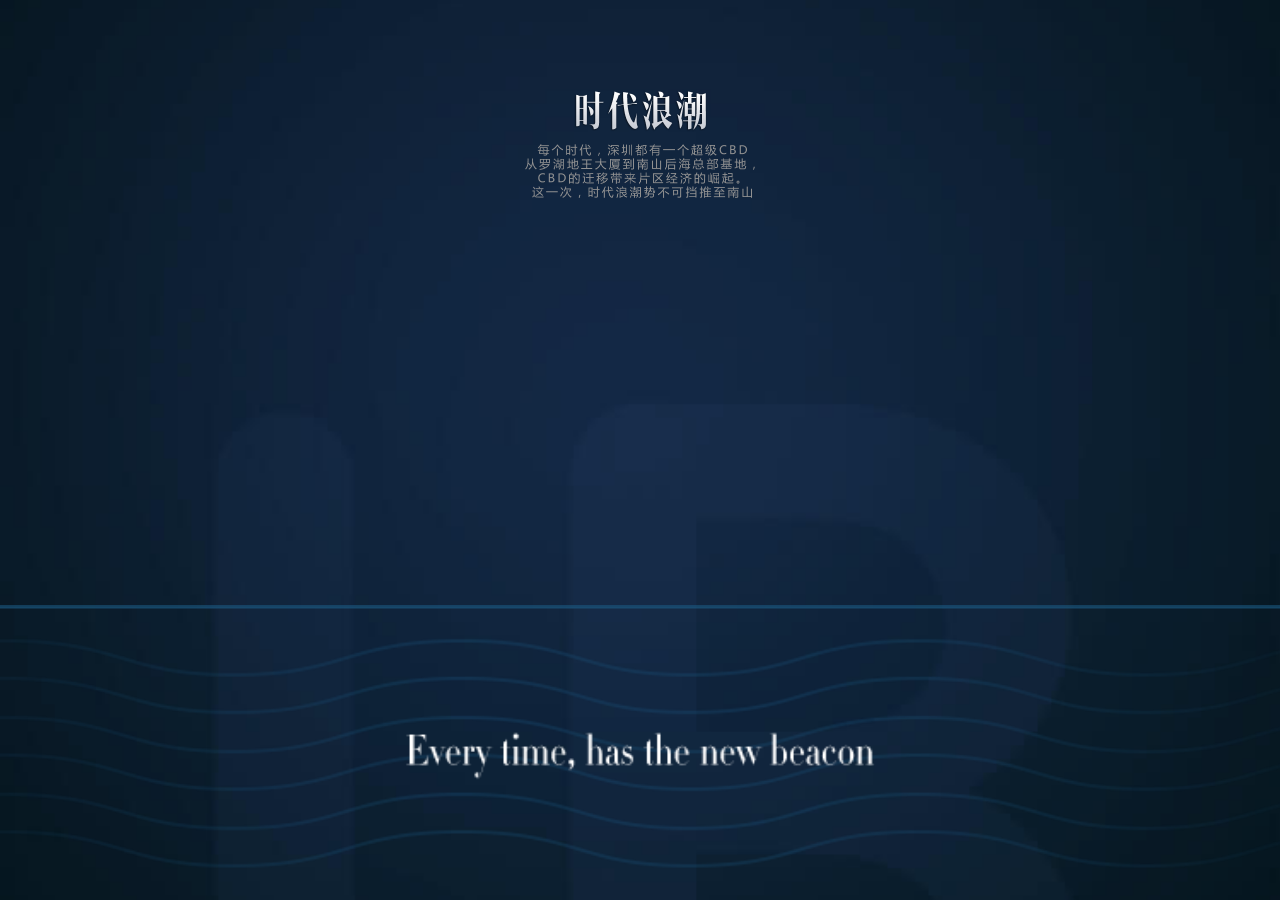
<file: index.html>
﻿<!DOCTYPE html>
<html>
<head>
<meta charset="utf-8">
<meta content="width=device-width,initial-scale=1.0,maximum-scale=1.0,minimum-scale=1.0,user-scalable=no" name="viewport" />

<link rel="stylesheet" type="text/css" href="css/3rd.css">
<link rel="stylesheet" type="text/css" href="css/reset.css">
<link rel="stylesheet" type="text/css" href="css/animate.css">

<meta property="og:type" content="website" />
<meta property="og:title" content="2018中合银，后海CBD全新起航">
<meta property="og:description" content="工程金融专家和领导者">
<meta property="og:image" content="http://test.szqzsd.com/lbh5/image/84.jpg">
<meta property="og:url" content="http://test.szqzsd.com/lbh5/index.html">
<script src="http://res.wx.qq.com/open/js/jweixin-1.2.0.js"></script>
				

<script src="js/base.js"></script>
<script src="js/index.js"></script>
<script>
	$(document).ready(function(){
		
		getShareInfo();
		function getShareInfo(){
			var url = window.location.href;
			$.post("http://wx.csc-ad.cn/tools/WxJsSdk.php",{"url":url},function(data){
				wx.config({
					debug: false,
					appId:data.appId,
					timestamp:data.timestamp,
					nonceStr:data.nonceStr,
					signature:data.signature,
					jsApiList: ["onMenuShareAppMessage", "onMenuShareTimeline"] // 必填，需要使用的JS接口列表，所有JS接口列表见附录2
				});
			},"json");
			
			
		}


		wx.config({
			debug: false, // 开启调试模式,调用的所有api的返回值会在客户端alert出来，若要查看传入的参数，可以在pc端打开，参数信息会通过log打出，仅在pc端时才会打印。
			appId: 'wx8f17451c010557e1', // 必填，公众号的唯一标识
			timestamp: Date.parse(new Date()), // 必填，生成签名的时间戳
			nonceStr: "pXL4pJSLO6olAQDj", // 必填，生成签名的随机串
			signature: "6f4a890c619285309e3b856f9bcbeed131612420",// 必填，签名，见附录1
			jsApiList: ["onMenuShareAppMessage", "onMenuShareTimeline"] // 必填，需要使用的JS接口列表，所有JS接口列表见附录2
		});
		wx.ready(function () {
		
			wx.onMenuShareAppMessage({
				title: "2018中合银，后海CBD全新起航",
				desc: '工程金融专家和领导者',
				//link: window.location.href,
				imgUrl: "http://test.szqzsd.com/lbh5/image/84.jpg",
				success:function(){
					
				}
			});
			wx.onMenuShareTimeline({
				title: "2018中合银，后海CBD全新起航",
				link: window.location.href,
				imgUrl: "http://test.szqzsd.com/lbh5/image/84.jpg"
			});
		});
		

	})
</script>
<style>
	html,body{
		height:100%;
		overflow:hidden;
		background:#000;
	}
	.swiper-container {
		width: 100%;
		height: 100%;
		color:#fff;
	}
</style>

<title>2018中合银，后海CBD全新起航</title>
</head>

<body>
	<style>
		.share_div{width:0px;height:0px;overflow:hidden;}
    </style>
	<div class="share_div"><img src="image/84.jpg"  /></div>
    
    <div class="swiper-container">
        <div class="swiper-wrapper">
            <div class="swiper-slide">
            	<div class="bg" style="background-image:url(image/01.jpg)"></div>
                
                <div class="img z1 align_center" style="top:10%;left:0;width:100%;">
                    <p class="mb10 a-time05" data-ani="fadeIn"><img src="image/02.png" alt="" width="133"></p>
                    <p class="a-time05 ani-delay05" data-ani="fadeIn"><img src="image/03.png" alt="" width="229.5"></p>
                </div>
                
                <div class="absolute animate" id="js-wrap-first" style="left:0;bottom:0;width:100%;">
                    <div class="cell cell-first align_center f0">
                        <p class="img1 absolute a-time05 ani-delay05" data-ani-ani="showInBottom">
                            <img src="image/07.png" alt="" height="35">
                        </p>
                        
                        <img src="image/05.png" alt="" height="270" class="a-time05" data-ani-ani="showInRight">
                        
                        <p class="img2 absolute a-time05 ani-delay1 " data-ani-ani="showInBottom">
                            <img src="image/06.png" alt=""  height="35">
                        </p>
                        
                    </div>
                    <div class="cell cell-first align_center f0">
                        <p class="img1 absolute a-time05 ani-delay05" data-ani-ani="showInBottom" style="width:30%">
                            <img src="image/08.png" alt="" height="35">
                        </p>
                        
                        <img src="image/09.png" alt="" height="270" class="a-time05" data-ani-ani="showInLeft">
                        
                        <p class="img2 absolute a-time05 ani-delay1" data-ani-ani="showInBottom" style="width:30%">
                            <img src="image/10.png" alt=""  height="35">
                        </p>
                        
                    </div>
                    <div class="cell cell-first align_center f0">
                        <p class="img1 absolute a-time05 ani-delay05" data-ani-ani="showInBottom">
                            <img src="image/11.png" alt="" height="35">
                        </p>
                        
                        <img src="image/12.png" alt="" height="270" class="a-time05" data-ani-ani="showInRight">
                        
                        <p class="img2 absolute a-time05 ani-delay1" data-ani-ani="showInBottom">
                            <img src="image/13.png" alt=""  height="35">
                        </p>
                        
                    </div>
                </div>
                
                <div class="img z1 align_center f0" style="bottom:0;left:0;width:100%;">
                    <img class="block a-time05 ani-delay1" id="js-firstbtm" data-ani="fadeIn" src="image/04.png" alt="" width="100%">
                </div>
                
            </div>
            <div class="swiper-slide">
            	<div class="bg" style="background-image:url(image/02.jpg)"></div>
                
                <img src="image/14.png" width="180" alt="" class="absolute z1 a-time9 a-yj zhuanquan"  style="right:-60px;top:-60px;">
                
                <img src="image/16.png" alt="" width="100%" class="cell2-img z1 a-time05" data-ani="showInLeft">
                <img src="image/15.png" alt="" width="100%" class="cell2-img z2 a-time05 ani-delay05" data-ani="showInRight">
                <img src="image/17.png" alt="" width="100%" class="cell2-img z2 a-time05 ani-delay1 " data-ani="showInLeft">
                
                <p class="align_center z3 absolute" style="top:50%;width:100%;margin-top:-25px;">
                	<img src="image/18.png" alt="" height="55" class="a-time05 ani-delay15 " data-ani="zoomIn">
                </p>
                
                <div class="f0 absolute" style="left:10%;top:10%;">
                	<p class="mb10">
                    	<img src="image/19.png" alt="" width="70" class="a-time05 ani-delay2" data-ani="showInBottom">
                    </p>
                    <p>
                    	<img src="image/20.png" alt="" width="260" class="a-time05 ani-delay25" data-ani="showInBottom">
                    </p>
                </div>
                
            </div>
            <div class="swiper-slide">
            	<div class="bg" style="background-image:url(image/03.jpg)"></div>
                
                
                <div class="absolute f0 align_center z1 " style="top:-90px;left:0;width:100%;">
	                <img src="image/14.png" width="180" alt="" class="a-time9  a-yj zhuanquan" >
                </div>
                
                <div class="absolute f0" style="bottom:5%;left:0;width:100%;">
	                <img src="image/21.png" width="100%" alt="" class="relative z1 a-time1 " data-ani="zoomIn">
                    
                    <img src="image/22.png" alt="" style="left:7%;top: 22%;" width="79" class="absolute z3 a-time09 ani-delay1" data-ani="showInTop">
                    <img src="image/23.png" alt="" style="left:2%;top:41%;" width="77" class="absolute z3 a-time09 ani-delay2" data-ani="showInTop">
                    <img src="image/24.png" alt="" style="right:5%;top:31%;" width="68" class="absolute z3 a-time09 ani-delay3" data-ani="showInTop">
                    <img src="image/25.png" alt="" style="right:14%;top:45%;" width="95.5" class="absolute z3 a-time09 ani-delay4" data-ani="showInTop">
                    <p style="right: 0%;top: 27%;" class="absolute z2 a-time09 ani-delay4" data-ani="fadeIn">
                    	<img src="image/85.png" alt="" style="" width="200" class="a-time3 zhuanquan a-yj">
                    </p>
                    
                </div>
                
                <div class="f0 absolute align_center" style="left:10%;top:18%; right:10%;">
                	<p class="mb10">
                    	<img src="image/26.png" alt="" width="100%" class="a-time09 ani-delay5 " data-ani="showInBottom">
                    </p>
                    <p>
                    	<img src="image/27.png" alt="" width="100%" class="a-time09 ani-delay6 " data-ani="fadeIn">
                    </p>
                </div>
                
            </div>
            <div class="swiper-slide" style="background:#071018;">
            	
                <div class="absolute f0 z3" style="width:100%;left:0;top:14%;">
                	<p class="mb5">
                    	<img src="image/29.png" width="100%" alt="" class="a-time09 ani-delay901 " data-ani-lou="showInBottom">
                    </p>
                    <p>
                    	<img src="image/30.png" width="100%" alt="" class="a-time09 ani-delay1001 " data-ani-lou="fadeIn">
                    </p>
                </div>
                
                <div class="absolute f0 z2 align_center a-time09 ani-delay1101 " data-ani-lou="fadeIn" style="width:100%;left:0;top:6%;">
                	<img src="image/31.png" width="180" alt="" class="a-time9  a-yj zhuanquan">
                </div>
                
                <div class="absolute z1" style="width:100%;height:100%;">
                	
                    <!--底图-->
                    <div style="left:0;bottom:0;background-image:url(image/04.jpg);" class="absolute z1 bg"></div>
                    
                    <!--底图2-->
                    <div style="left:0;bottom:0;background-image:url(image/05.jpg);" class="absolute z2 bg a-time09 ani-delay803" data-ani-lou="fadeIn"></div>

                    <!--云-->
                    <div style="left:0;bottom:0;background-image:url(image/28_12.png);" class="yun absolute z4 bg absolute a-time05" data-ani="showTop" data-ani-lou2="outTop"></div>
                    <div style="left:0;bottom:0;background-image:url(image/28_13.png);" class="yun absolute z4 bg absolute a-time05" data-ani="showLeft" data-ani-lou2="outLeft"></div>
                    <div style="left:0;bottom:0;background-image:url(image/28_14.png);" class="yun absolute z4 bg absolute a-time05" data-ani="showRight" data-ani-lou2="outRight"></div>
                    
                    <!--闪光点 -->
                    <div style="left:0;bottom:0;background-image:url(image/28.png);" class="absolute z3 bg absolute a-time09 ani-delay09 a-yjfx" data-ani-lou="fadeIn"></div>
                    <div style="left:0;bottom:0;background-image:url(image/86.gif);" class="absolute z3 bg absolute a-time09 ani-delay1200" data-ani-lou="fadeIn"></div>
                    
                    <!--主要标记-->
                    <div style="left:0;bottom:0;background-image:url(image/28_01.png);" class="absolute z4 bg absolute a-time09 ani-delay307" data-ani-lou="fadeIn"></div>
                    
                    <!--其他标记-->
                    <div style="left:0;bottom:0;background-image:url(image/28_02.png);" class="absolute z4 bg absolute a-time03 ani-delay603" data-ani-lou="fadeIn"></div>
                    <div style="left:0;bottom:0;background-image:url(image/28_03.png);" class="absolute z4 bg absolute a-time03 ani-delay605" data-ani-lou="fadeIn"></div>
                    <div style="left:0;bottom:0;background-image:url(image/28_04.png);" class="absolute z4 bg absolute a-time03 ani-delay607" data-ani-lou="fadeIn"></div>
                    <div style="left:0;bottom:0;background-image:url(image/28_05.png);" class="absolute z4 bg absolute a-time03 ani-delay609" data-ani-lou="fadeIn"></div>
                    <div style="left:0;bottom:0;background-image:url(image/28_06.png);" class="absolute z4 bg absolute a-time03 ani-delay701" data-ani-lou="fadeIn"></div>
                    <div style="left:0;bottom:0;background-image:url(image/28_07.png);" class="absolute z4 bg absolute a-time03 ani-delay703" data-ani-lou="fadeIn"></div>
                    <div style="left:0;bottom:0;background-image:url(image/28_08.png);" class="absolute z4 bg absolute a-time03 ani-delay705" data-ani-lou="fadeIn"></div>
                    <div style="left:0;bottom:0;background-image:url(image/28_09.png);" class="absolute z4 bg absolute a-time03 ani-delay707" data-ani-lou="fadeIn"></div>
                    <div style="left:0;bottom:0;background-image:url(image/28_10.png);" class="absolute z4 bg absolute a-time03 ani-delay709" data-ani-lou="fadeIn"></div>
                    <div style="left:0;bottom:0;background-image:url(image/28_11.png);" class="absolute z4 bg absolute a-time03 ani-delay801" data-ani-lou="fadeIn"></div>
                    
                    <!--按钮-->
                    <p class="f0 align_center absolute " style="width:100%;left:0;bottom:10%;">
                    	<img src="image/98.png" width="156" class="a-time05 ani-delay03" data-ani="fadeIn" data-ani-lou2="fadeOut" id="js-btn" />
                    </p>
                    <script>
                        $("body").on("click", "#js-btn", function () {
							$(this).removeClass("ani-delay03");
							$(".yun").addClass("ani-delay507");
                            $("[data-ani-lou]").each(function (index, element) {
                                var ani = $(this).attr("data-ani-lou");
                                $(this).addClass(ani);
                            });
                            $("[data-ani-lou2]").each(function (index, element) {
                                var ani = $(this).attr("data-ani-lou2");
                                $(this).addClass(ani);
                            });
						});
                    </script>
                    
                </div>
                
            </div>
            <div class="swiper-slide">
            	<div class="homepage_left f_left z2 a-time09 " data-ani="showLeft">
                	<div class="cell-homepage-wrap">
                        <div class="cell-homepage-l js-stq-l" style="background-image:url(image/32_01.png)">
                        	<div class="yuandian a-time09 ani-delay09 ">
                            	<img src="image/34.png" width="10" alt="" class="img1 z2">
                                <img src="image/33.png" width="10" alt="" class="img2 z1 a-time03 zoomIn a-yjfx">
                            </div>
                        </div>
                        <div class="cell-homepage-l js-stq-l" style="background-image:url(image/32_03.png)">
                        	<div class="yuandian a-time09 ani-delay18 ">
                            	<img src="image/34.png" width="10" alt="" class="img1 z2">
                                <img src="image/33.png" width="10" alt="" class="img2 z1 a-time03 zoomIn a-yjfx">
                            </div>
                        </div>
                        <div class="cell-homepage-l js-stq-l" style="background-image:url(image/32_05.png)">
                        	<div class="yuandian a-time09 ani-delay27 ">
                            	<img src="image/34.png" width="10" alt="" class="img1 z2">
                                <img src="image/33.png" width="10" alt="" class="img2 z1 a-time03 zoomIn a-yjfx">
                            </div>
                        </div>
                    </div>
                </div>
                <div class="homepage_right f_right z1 a-time09 " data-ani="showRight">
                	<div class="cell-homepage-wrap">
                        <div class="cell-homepage-r js-stq-r" style="background-image:url(image/32_02.png)"></div>
                        <div class="cell-homepage-r js-stq-r" style="background-image:url(image/32_04.png)"></div>
                        <div class="cell-homepage-r js-stq-r" style="background-image:url(image/32_06.png)"></div>
                    </div>
                </div>
            </div>
            <div class="swiper-slide">
            	<div class="homepage_left homepage_left-2 f_left z2 a-time09 " data-ani="showLeft">
                	<div class="top"></div>
                	<div class="cell-homepage-wrap">
                        <div class="cell-homepage-l js-bgs1" style="background-image:url(image/36_01.jpg)">
                        	<div class="img3 animate" style="background-image:url(image/36__01.jpg)"></div>
                            <div class="img4" style="background-image:url(image/36___01.png)"></div>
                        	<div class="yuandian yuandian2 a-time09 ani-delay1 " >
                            	<img src="image/34.png" width="10" alt="" class="img1 z2">
                                <img src="image/33.png" width="10" alt="" class="img2 z1 a-time03 zoomIn a-yjfx">
                            </div>
                        </div>
                        <div class="cell-homepage-l js-bgs1" style="background-image:url(image/36_03.jpg)">
                        	<div class="img3 animate" style="background-image:url(image/36__03.jpg)"></div>
                            <div class="img4" style="background-image:url(image/36___03.png)"></div>
                        	<div class="yuandian yuandian2 a-time09 ani-delay2 ">
                            	<img src="image/34.png" width="10" alt="" class="img1 z2">
                                <img src="image/33.png" width="10" alt="" class="img2 z1 a-time03 zoomIn a-yjfx">
                            </div>
                        </div>
                        <div class="cell-homepage-l js-bgs1" style="background-image:url(image/36_05.jpg)">
                        	<div class="img3 animate" style="background-image:url(image/36__05.jpg)"></div>
                            <div class="img4" style="background-image:url(image/36___05.png)"></div>
                        	<div class="yuandian yuandian2 a-time09 ani-delay3 " >
                            	<img src="image/34.png" width="10" alt="" class="img1 z2">
                                <img src="image/33.png" width="10" alt="" class="img2 z1 a-time03 zoomIn a-yjfx">
                            </div>
                        </div>
                    </div>
                </div>
                <div class="homepage_right homepage_right-2 f_right z1 a-time09 " data-ani="showRight">
                	<div class="top"></div>
                	<div class="cell-homepage-wrap">
                        <div class="cell-homepage-r js-bgs2" style="background-image:url(image/36_02.jpg)">
                        	<div class="img3 animate" style="background-image:url(image/36__02.jpg)"></div>
                            <div class="img4" style="background-image:url(image/36___02.png)"></div>
                        	<div class="yuandian yuandian2 a-time09 ani-delay4 " >
                            	<img src="image/34.png" width="10" alt="" class="img1 z2">
                                <img src="image/33.png" width="10" alt="" class="img2 z1 a-time03 zoomIn a-yjfx">
                            </div>
                        </div>
                        <div class="cell-homepage-r js-bgs2" style="background-image:url(image/36_04.jpg)">
                        	<div class="img3 animate" style="background-image:url(image/36__04.jpg)"></div>
                            <div class="img4" style="background-image:url(image/36___04.png)"></div>
                        	<div class="yuandian yuandian2 a-time09 ani-delay5 " >
                            	<img src="image/34.png" width="10" alt="" class="img1 z2">
                                <img src="image/33.png" width="10" alt="" class="img2 z1 a-time03 zoomIn a-yjfx">
                            </div>
                        </div>
                        <div class="cell-homepage-r js-bgs2" style="background-image:url(image/36_06.jpg)">
                        	<div class="img3 animate" style="background-image:url(image/36__06.jpg)"></div>
                            <div class="img4" style="background-image:url(image/36___06.png)"></div>
                        	<div class="yuandian yuandian2 a-time09 ani-delay6 " >
                            	<img src="image/34.png" width="10" alt="" class="img1 z2">
                                <img src="image/33.png" width="10" alt="" class="img2 z1 a-time03 zoomIn a-yjfx">
                            </div>
                        </div>
                    </div>
                </div>
            </div>
            <div class="swiper-slide">
            	
                <div class="bg" style="background-image:url(image/01.jpg)"></div>
                
            	<div class="absolute z2" style="top:4%;left:0;width:100%;">
                	<p class="f0">
                    	<img src="image/37.png" alt="" style="top:0;left:0;" width="100%" class="z1 relative a-time09 " data-ani="showInTop">
                    </p>             
                    <!--       
                    <img src="image/39.png" alt="" style="top:0;left:0;" width="100%" class="z2 absolute a-time09 ani-delay1 " data-ani="fadeIn">
                    <img src="image/38.png" alt="" style="top:0;left:0;" width="100%" class="z3 absolute a-time09 ani-delay2 " data-ani="fadeIn">
                    -->
                    
                    <div class="cell-dq" style="margin-left: -129px;margin-top: -278px;">
                    	<img src="image/87.png" class="a-time03 ani-delay09" data-ani="showInBottom" width="60">
                        <p class="ico a-time03 ani-delay11" data-ani="fadeIn"><img src="image/953.png" class="a-time7 a-yj zhuanquan" width="60"></p>
                    </div>
                    <div class="cell-dq" style="    margin-left: 113px;    margin-top: -306px;">
                    	<img src="image/88.png" class="a-time03 ani-delay11" data-ani="showInBottom" width="60">
                        <p class="ico a-time03 ani-delay13" data-ani="fadeIn"><img src="image/953.png" class="a-time7 a-yj zhuanquan" width="60"></p>
                    </div>
                    <div class="cell-dq" style="margin-left: 43px;    margin-top: -243px;">
                    	<img src="image/89.png" class="a-time03 ani-delay13" data-ani="showInBottom" width="60">
                        <p class="ico a-time03 ani-delay15" data-ani="fadeIn"><img src="image/97.png" class="a-time7 a-yj zhuanquan" width="60"></p>
                    </div>
                    <div class="cell-dq" style="    margin-left: -39px;    margin-top: -166px;">
                    	<img src="image/90.png" class="a-time03 ani-delay15" data-ani="showInBottom" width="60">
                        <p class="ico a-time03 ani-delay17" data-ani="fadeIn"><img src="image/96.png" class="a-time7 a-yj zhuanquan" width="60"></p>
                    </div>
                    <div class="cell-dq" style="  margin-left: 30px;    margin-top: -152px;">
                    	<img src="image/91.png" class="a-time03 ani-delay17" data-ani="showInBottom" width="60">
                        <p class="ico a-time03 ani-delay19" data-ani="fadeIn"><img src="image/96.png" class="a-time7 a-yj zhuanquan" width="60"></p>
                    </div>
                    <div class="cell-dq" style="        margin-left: 85px;    margin-top: -177px;">
                    	<img src="image/92.png" class="a-time03 ani-delay19" data-ani="showInBottom" width="60">
                        <p class="ico a-time03 ani-delay21" data-ani="fadeIn"><img src="image/953.png" class="a-time7 a-yj zhuanquan" width="60"></p>
                    </div>

                    <div class="cell-dq" style="        margin-left: 66px;    margin-top: -100px;">
                    	<img src="image/94.png" class="a-time03 ani-delay23" data-ani="showInBottom" width="60">
                        <p class="ico a-time03 ani-delay25" data-ani="fadeIn"><img src="image/96.png" class="a-time7 a-yj zhuanquan" width="60"></p>
                    </div>
                    
                    <div class="cell-dq" style="margin-left: 41px;    margin-top: -84px;">
                    	<img src="image/99.png" class="a-time03 ani-delay25" data-ani="showInBottom" width="60">
                        <p class="ico a-time03 ani-delay27" data-ani="fadeIn"><img src="image/953.png" class="a-time7 a-yj zhuanquan" width="60"></p>
                    </div>
                    
                    <p class="align_center f0">
                    	<img src="image/40.png" width="115" class="a-time09 ani-delay3" data-ani="showInBottom">
                    </p>
                    
                </div>
                
                <div class="absolute z2 f0  align_center" style="bottom:4%;left:0;width:100%;">
                	
                    <div class="mb5 cf">
                    	<div class="cell-sj a-time09 ani-delay4 " data-ani="showInBottom">
                        	<img src="image/41.png" alt="" width="82" class="relative">
                            <img src="image/44.png" alt="" width="82" class="img2 absolute zhuanquan a-yj a-time1">
                        </div>
                        <div class="cell-sj a-time09 ani-delay5 " data-ani="showInBottom">
                        	<img src="image/42.png" alt="" width="82" class="relative">
                            <img src="image/45.png" alt="" width="82" class="img2 absolute ani-delay03 zhuanquan a-yj a-time1">
                        </div>
                        <div class="cell-sj a-time09 ani-delay6 " data-ani="showInBottom">
                        	<img src="image/43.png" alt="" width="82" class="relative">
                            <img src="image/44.png" alt="" width="82" class="img2 absolute ani-delay04 zhuanquan a-yj a-time1">
                        </div>
                    </div>
                    
                    <p class="a-time09 ani-delay7 " data-ani="showInBottom">
                    	<img src="image/46.png" alt="" width="77.5">
                    </p>
                </div>
                
            </div>
            <div class="swiper-slide">
            	
                <div class="bg" style="background-image:url(image/01.jpg)"></div>
                
                <img src="image/14.png" width="180" alt="" class="absolute z1 a-time9  a-yj zhuanquan"  style="left:50%;top:50%;margin-left:-90px;margin-top:-90px;">
                <img src="image/51.png" width="100" alt="" class="absolute z2 a-time1 " data-ani="inZoom" style="left:50%;top:50%;margin-left:-50px;margin-top:-20px;">
                
                
                <div class="wrap-yets z3 align_center f0">
                	<table width="100%" height="100%">
                    
                    	<tr style="height:50%">
                        	<td style="width:50%;">
                            	<p class="mb5"><img src="image/47.png" alt="" width="137" class="a-time07 ani-delay03 " data-ani="inZoom"></p>
                                <p><img src="image/52.png" alt="" width="105" class="a-time03 ani-delay11 " data-ani="fadeIn"></p>
                            </td>
                        	<td style="width:50%;">
                            	<p class="mb5"><img src="image/48.png" alt="" width="137" class="a-time07 ani-delay05 " data-ani="inZoom"></p>
                                <p><img src="image/53.png" alt="" width="105" class="a-time03 ani-delay13 " data-ani="fadeIn"></p>
                            </td>
                        </tr>
                        <tr style="height:50%">
                        	<td style="width:50%;">
                            	<p class="mb5"><img src="image/49.png" alt="" width="137" class="a-time07 ani-delay07 " data-ani="inZoom"></p>
                                <p><img src="image/54.png" alt="" width="105" class="a-time03 ani-delay15 " data-ani="fadeIn"></p>
                            </td>
                        	<td style="width:50%;">
                            	<p class="mb5"><img src="image/50.png" alt="" width="137" class="a-time07 ani-delay09 " data-ani="inZoom"></p>
                                <p><img src="image/55.png" alt="" width="105" class="a-time03 ani-delay17 " data-ani="fadeIn"></p>
                            </td>
                        </tr>
                    	
                    </table>
                </div>
                
            </div>
            <div class="swiper-slide" style="background:#020b0e;">
            	<img src="image/14.png" width="180" alt="" class="absolute z3 a-time9  a-yj zhuanquan"  style="left:50%;top:-100px;margin-left:-90px;">
            	<div class="list-fwal relative z2">
                	<div class="cell a-time05 " data-ani="showInTop" style="background-image:url(image/56_01.jpg);"></div>
                    <div class="cell a-time05 ani-delay05 " data-ani="showInLeft" style="background-image:url(image/56_02.jpg);"></div>
                    <div class="cell a-time05 ani-delay1 " data-ani="showInRight" style="background-image:url(image/56_03.jpg);"></div>
                    <div class="cell a-time05 ani-delay15 " data-ani="showInLeft" style="background-image:url(image/56_04.jpg);"></div>
                    <div class="cell a-time05 ani-delay2 " data-ani="showInRight" style="background-image:url(image/56_05.jpg);"></div>
                </div>
            </div>
            <div class="swiper-slide">
            	<div class="bg" style="background-image:url(image/57.jpg)"></div>
                <div class="absolute bg z2 a-time3 a-yjfx" data-ani="fadeIn" style="background-image:url(image/61.png);left:0;top:0;"></div>
                <div class="absolute bg z2 a-time3 a-yjfx" data-ani="fadeIn" style="background-image:url(image/61.png);left:0;top:0;"></div>
                <div class="absolute bg z2 a-time3 a-yjfx" data-ani="fadeIn" style="background-image:url(image/61.png);left:0;top:0;"></div>
            	
                <div class="absolute z2 align_center" style="top:10%;left:0;width:100%;">
                    <p class="mb40 a-time05 ani-delay03 " data-ani="inZoom" ><img src="image/58.png" alt="" width="212"></p>
                    <p class="a-time05 ani-delay1 "  data-ani="fadeIn"><img src="image/59.png" alt="" width="229.5"></p>
                </div>
                
                <div class="absolute z2 align_center" style="bottom:10%;left:0;width:100%;">
                    <p class="z2 a-time09 ani-delay2 " data-ani="fadeIn"><img src="image/60.png" alt="" width="192.5"></p>
                </div>
                
            </div>
        </div>
        <!-- 如果需要分页器 
        <div class="swiper-pagination"></div>-->
        
        <!-- 如果需要导航按钮 
        <div class="swiper-button-prev"></div>
        <div class="swiper-button-next"></div>-->
        
        <!-- 如果需要滚动条 
        <div class="swiper-scrollbar"></div>-->
    </div>
    
    <div class="stq z2 js-stq hide a-time09" data-ani="fadeIn" style="background:#155428;">
    	<div class="bg" style="background-image:url(image/62.jpg)"></div>
    	<div class="absolute f0 z2 align_center" style="left: -60px;top: 25%;">
            <img src="image/31.png" width="180" alt="" class="a-time9  a-yj zhuanquan">
        </div>
        
        <div class="absolute f0 align_center z3" style="width:100%;left:0;bottom:20%;">
            <p class="mb40"><img src="image/63.png" alt="" width="96.5" class="a-time09 ani-delay09 fadeIn"  data-ani="fadeIn"></p>
        
            <p><img src="image/64.png" alt="" width="222" class="a-time09 ani-delay18 fadeIn"  data-ani="fadeIn"></p>
        </div>
    </div>
    <div class="stq z2 js-stq hide a-time09" data-ani="fadeIn" style="background:#21458a;">
    	<div class="bg" style="background-image:url(image/65.jpg)"></div>
    	<div class="absolute f0 z2 align_center" style="width:100%;left: 0;top: -90px;">
            <img src="image/14.png" width="180" alt="" class="a-time9 a-yj zhuanquan">
        </div>
        
        <div class="absolute f0 align_center z3" style="width:100%;left:0;top:15%;">
            <p class="mb20"><img src="image/66.png" alt="" width="96.5" class="a-time09 ani-delay09 fadeIn"  data-ani="fadeIn"></p>
        
            <p><img src="image/67.png" alt="" width="222" class="a-time09 ani-delay18 fadeIn"  data-ani="fadeIn"></p>
        </div>
    </div>
    <div class="stq z2 js-stq hide a-time09" data-ani="fadeIn" style="background:#5e71dc;">
    	<div class="bg" style="background-image:url(image/68.jpg)"></div>
    	<div class="absolute f0 z2 align_center" style="width:100%;left: 0;top: -90px;">
            <img src="image/14.png" width="180" alt="" class="a-time9  a-yj zhuanquan">
        </div>
        
        <div class="absolute f0 align_center z3" style="width:100%;left:0;top:15%;">
            <p class="mb20"><img src="image/69.png" alt="" width="96.5" class="a-time09 ani-delay09 fadeIn"  data-ani="fadeIn"></p>
        
            <p><img src="image/70.png" alt="" width="222" class="a-time09 ani-delay18 fadeIn"  data-ani="fadeIn"></p>
        </div>
    </div>
    
    <div class="stq z2 js-bgl-1 hide a-time09" data-ani="fadeIn" style="background:#000;">
    	<div class="bg" style="background-image:url(image/71.jpg)"></div>
        
        <div class="absolute f0 z3 align_center" style="left:0;top:20px;width:100%;">
            <p class="mb20"><img src="image/72.png" alt="" width="123" class="a-time07 ani-delay03 showInLeft" data-ani="showInLeft"></p>
        </div>
    </div>
    <div class="stq z2 js-bgl-1 hide a-time09" data-ani="fadeIn" style="background:#000;">
    	<div class="bg" style="background-image:url(image/73.jpg)"></div>
        
        <div class="absolute f0 z3 align_center" style="left:0;top:20px;width:100%;">
            <p class="mb20"><img src="image/78.png" alt="" width="123" class="a-time07 ani-delay03 showInLeft" data-ani="showInLeft"></p>
        </div>
    </div>
    <div class="stq z2 js-bgl-1 hide a-time09" data-ani="fadeIn" style="background:#000;">
    	<div class="bg" style="background-image:url(image/77.jpg)"></div>
        
        <div class="absolute f0 z3 align_center" style="left:0;top:20px;width:100%;">
            <p class="mb20"><img src="image/82.png" alt="" width="123" class="a-time07 ani-delay03 showInLeft" data-ani="showInLeft"></p>
        </div>
    </div>
    
    <div class="stq z2 js-bgl-2 hide a-time09" data-ani="fadeIn" style="background:#000;">
    	<div class="bg" style="background-image:url(image/74.jpg)"></div>
        
        <div class="absolute f0 z3 align_center" style="left:0;top:20px;width:100%;">
            <p class="mb20"><img src="image/79.png" alt="" width="123" class="a-time07 ani-delay03 showInLeft" data-ani="showInLeft"></p>
        </div>
    </div>
    <div class="stq z2 js-bgl-2 hide a-time09" data-ani="fadeIn" style="background:#000;">
    	<div class="bg" style="background-image:url(image/75.jpg)"></div>
        
        <div class="absolute f0 z3 align_center" style="left:0;top:20px;width:100%;">
            <p class="mb20"><img src="image/78.png" alt="" width="123" class="a-time07 ani-delay03 showInLeft" data-ani="showInLeft"></p>
        </div>
    </div>
    <div class="stq z2 js-bgl-2 hide a-time09" data-ani="fadeIn" style="background:#000;">
    	<div class="bg" style="background-image:url(image/76.jpg)"></div>
        
        <div class="absolute f0 z3 align_center" style="left:0;top:20px;width:100%;">
            <p class="mb20"><img src="image/81.png" alt="" width="123" class="a-time07 ani-delay03 showInLeft" data-ani="showInLeft"></p>
        </div>
    </div>
    
    

    <!-- loading加载页 -->
    <section id="loading" class="position" style="z-index:999;">
        <img src="image/83.gif" alt="" width="18" class="absolute zhuanquan a-yj a-time2" style="left:50%;top:50%;margin-left:-9px;margin-top:-9px;">
    </section>


<audio id="music" src="music/Bloom.mp3" preload loop hidden></audio>


</body>

</html>
</file>
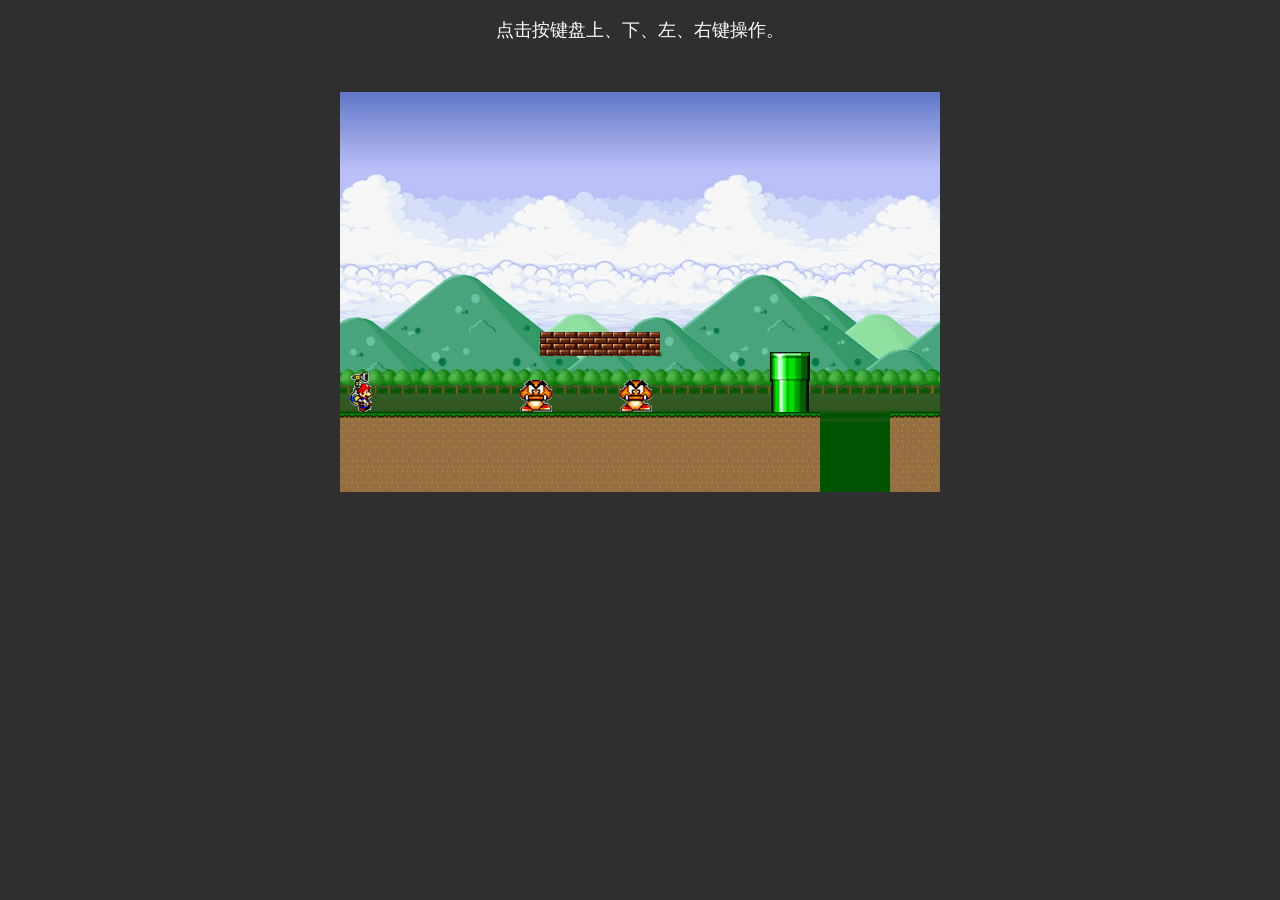
<file: cjml/index.html>
<!DOCTYPE html>
<html>
<head lang="en">
<meta charset="UTF-8">
<title></title>

<style>
body{ background-color:#2F2F2F}
#stage{ margin-left: auto; margin-right: auto; display: block; margin-top: 50px; }
</style>

</head>
<body>

<p style="text-align:center;color:#fff;font-size:18px;">点击按键盘上、下、左、右键操作。</p>

<canvas id="stage" width="600" height="400"></canvas>

<script src="js/game.js"></script>
<script src="js/mario.js"></script>
<script src="js/app.js"></script>

</body>
</html>
</file>
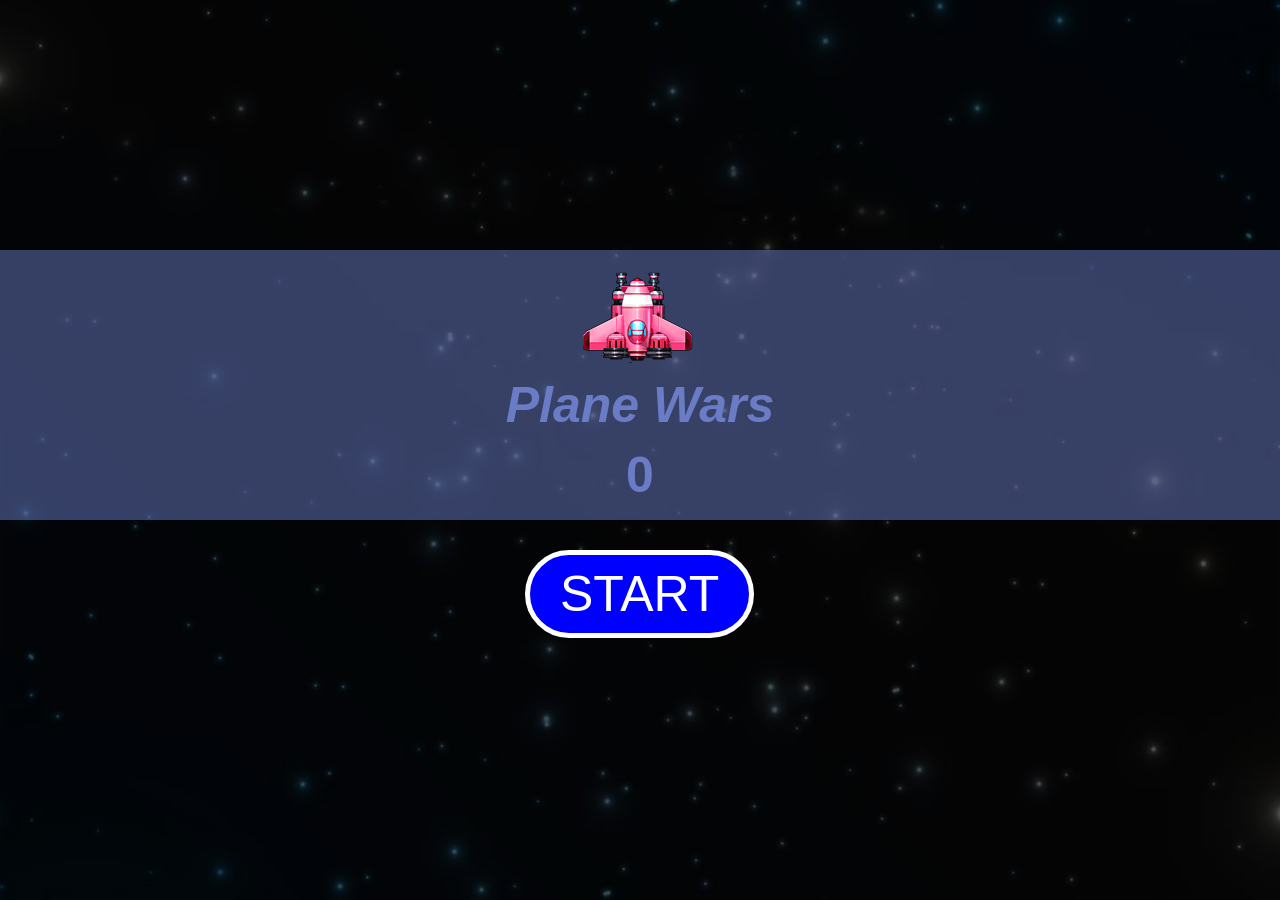
<file: fjdz/index.html>
<!DOCTYPE html>
<html lang="en">
<head>
    <meta charset="UTF-8" />
    <meta name=viewport content="width=device-width, initial-scale=1">
    <title>Plane wars</title>
    <style type="text/css" media="screen">
        *{
            margin: 0;
            padding: 0;
        }
        img{
            border:0;
        }
        ol, ul ,li{list-style: none;}


            html,body{
                /* background: url('img/bj.jpg'); */
                height:100%;
                -moz-user-select: none;
                -webkit-user-select: none;
                -ms-user-select: none;
                -khtml-user-select: none;
                user-select: none;
                font-family:sans-serif;
            }
          .layout{
                width:100%;
                height:100%;
                margin: 0 auto;
                background: url('img/bj.jpg') center bottom /100% auto;
                /* background:#505149; */
                position: relative;
                overflow: hidden;
                animation:movebg 3000s linear infinite;
                -moz-animation:movebg 3000s linear infinite; /* Firefox */
                -webkit-animation:movebg 3000s linear infinite; /* Safari and Chrome */
                -o-animation:movebg 3000s linear infinite; /* Opera */

            }
            .plane{
                width:110px;
                height:90px;
                /* background:#fff; */
                background:url('img/P.png') 0 -101px no-repeat;
                position: absolute;
                bottom:0;
                left:50%;
                cursor:pointer;
            }
            .b1{
                width:5px;
                height:15px;
                border-radius:50% 50% 5px 5px;
                background:#fff;
                position: absolute;
                top:-50px;
                left:50%;
            }
            .enemy0{
                width:126px;
                height:81px;
                /* background:yellow; */
                background:url('img/P.png') -377px 0 no-repeat;
                position: absolute;
                top:-70px;
                left:20px;
            }
            .enemy1{
                width:108px;
                height:81px;
                /* background:green; */
                background:url('img/P.png') 0 0 no-repeat;
                position: absolute;
                top:-150px;
                left:600px;
            }
            .enemy2{
                width:126px;
                height:87px;
                /* background:blue; */
                background:url('img/P.png') -242px 0 no-repeat;
                position: absolute;
                top:-400px;
                left:80px;
            }
            .enemy3{
                width:120px;
                height:101px;
                /* background:red; */
                background:url('img/P.png') -114px 0 no-repeat;
                position: absolute;
                top:-60px;
                left:510px;
            }
            .b2{
                width:10px;
                height:10px;
                position: absolute;
                border-radius:50%;
                left:50%;
                bottom: -50px;
                background:#fff;
            }

            .score{
                display: none;
                padding: 10px 15px;
                font-size:30px;
                font-weight:bold;
                color:#99B2D6;
                background:#031540;
                border:5px solid #425579;
                border-radius:0 50px 50px 0;
                position: absolute;
                top:20px;
                left:20px;
                z-index:1000000;

                /* background:red; */
            }

            @keyframes movebg
            {
                from {background-position:0 10000%;} to {background-position:0 0%;}
            }

            @-moz-keyframes movebg /* Firefox */
            {
                from {background-position:0 10000%;} to {background-position:0 0;}
            }

            @-webkit-keyframes movebg /* Safari and Chrome */
            {
                from {background-position:0 10000%;} to {background-position:0 0%;}
            }

            @-o-keyframes movebg /* Opera */
            {
                from {background-position:0 10000%;} to {background-position:0 0;}
            }
            #start{
                width: 100%;
                height:100%;
                background:rgba(0, 0, 0, 0.7);
                position: absolute;
                top:0;
                left:0;
            }
            #startBtn{
                background:blue;
                color: #fff;
                font-size:50px;
                margin:100px 0 0 -115px;
                padding: 10px 30px;
                border:5px solid #fff;
                border-radius:50px;
                position: absolute;
                top:50%;
                left:50%;
                outline:none;
                cursor:pointer;
            }
            #name-over{
                font-family:'微软雅黑',sans-serif;
                width:100%;
                padding: 120px 0 10px;
                margin: -200px 0 0 0;
                font-size:50px;
                font-weight:bold;
                text-align:center;
                color:rgba(106,124,197,1);
                line-height:70px;
                background:rgba(106,124,197,0.5) url('img/P1.png') center 20px no-repeat;
                position: absolute;
                top:50%;
                left:0;
            }
    </style>
</head>
<body>
    <audio id="bgmuc" autoplay loop src="audio/bjyy.mp3"></audio>
    <audio id="fire" loop src="audio/9519.mp3"></audio>
    <audio id="boom" src="audio/baoza.mp3"></audio>
    <audio id="bigboom" src="audio/bigboom.mp3"></audio>
    <div class="layout" id="layout"></div>
    <div class="score">得分：
        <span id="score">0</span>
    </div>
    <div id="start">
        <div id="name-over"><i>Plane Wars</i><p>0</p></div>
        <input id="startBtn" type="button" name="mystartBtn" value="START">
    </div>
</body>
<script src="js/main.js"></script>
</html>
</file>
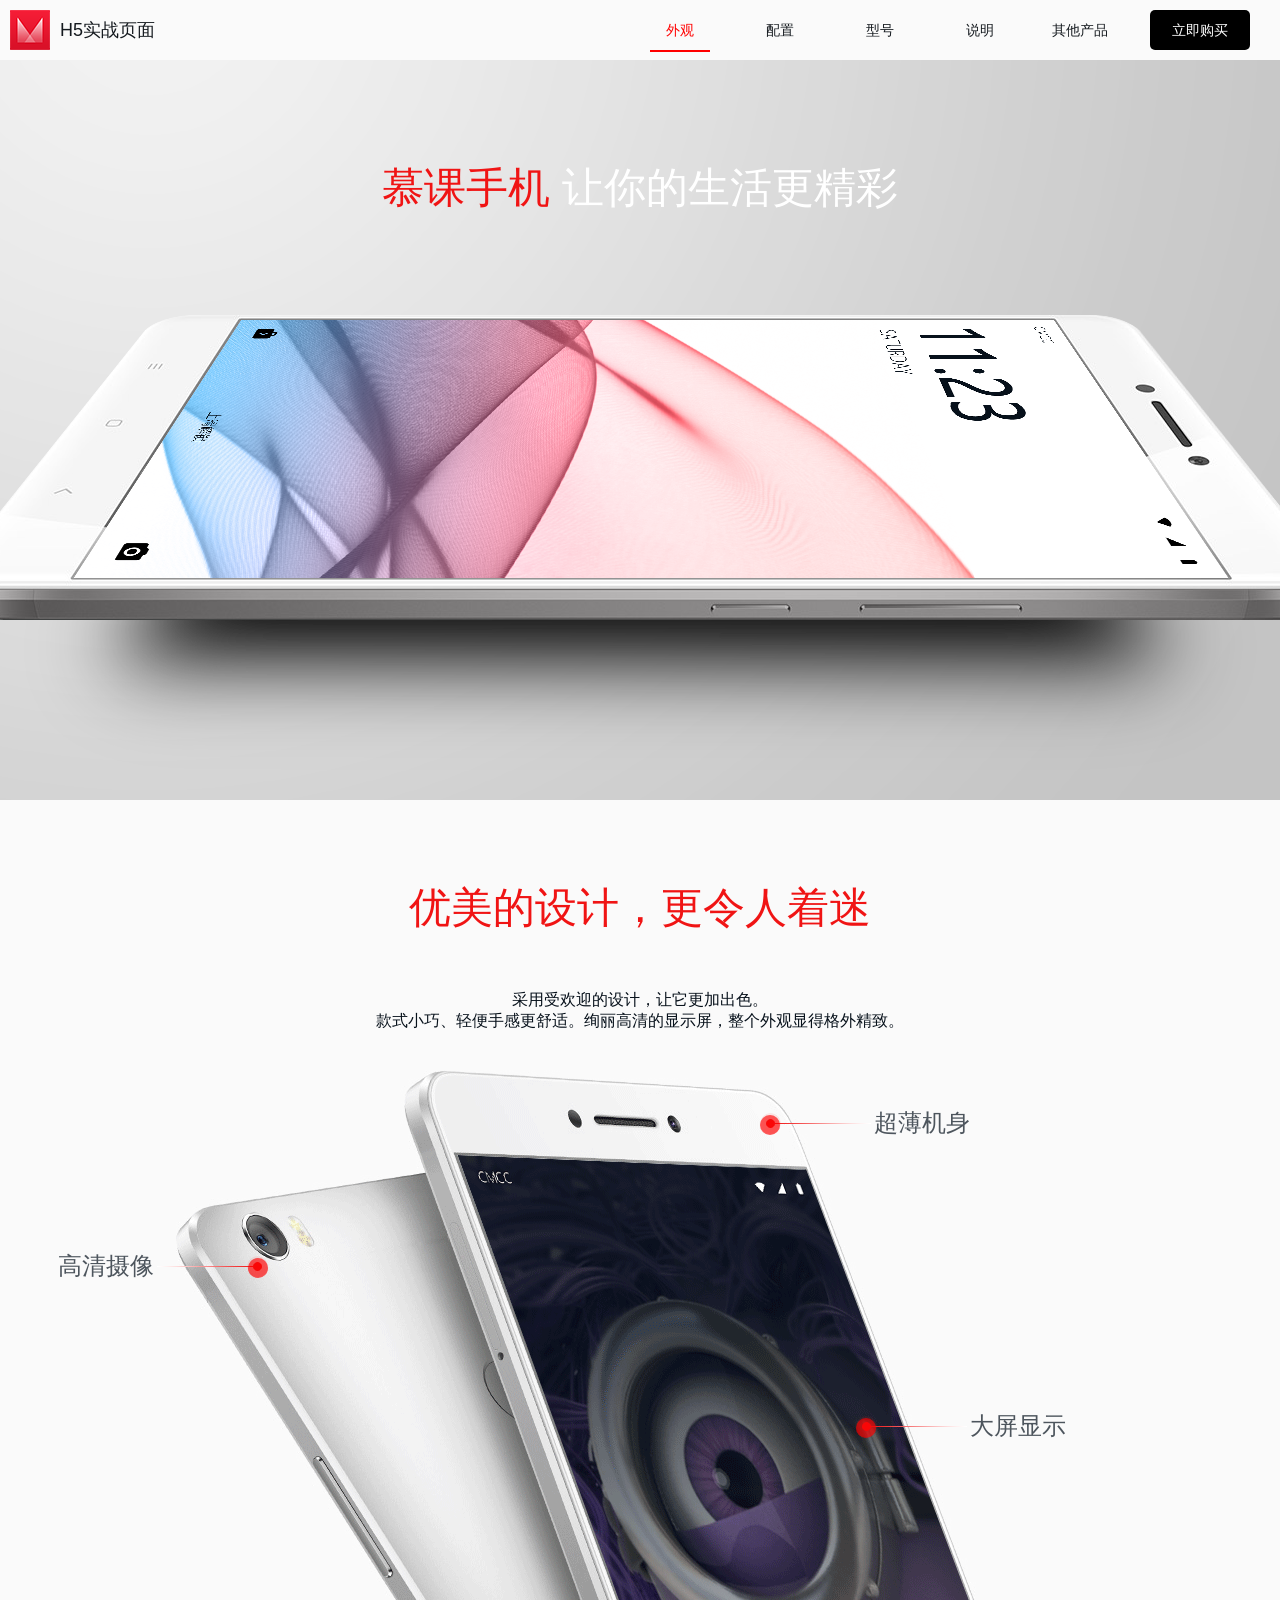
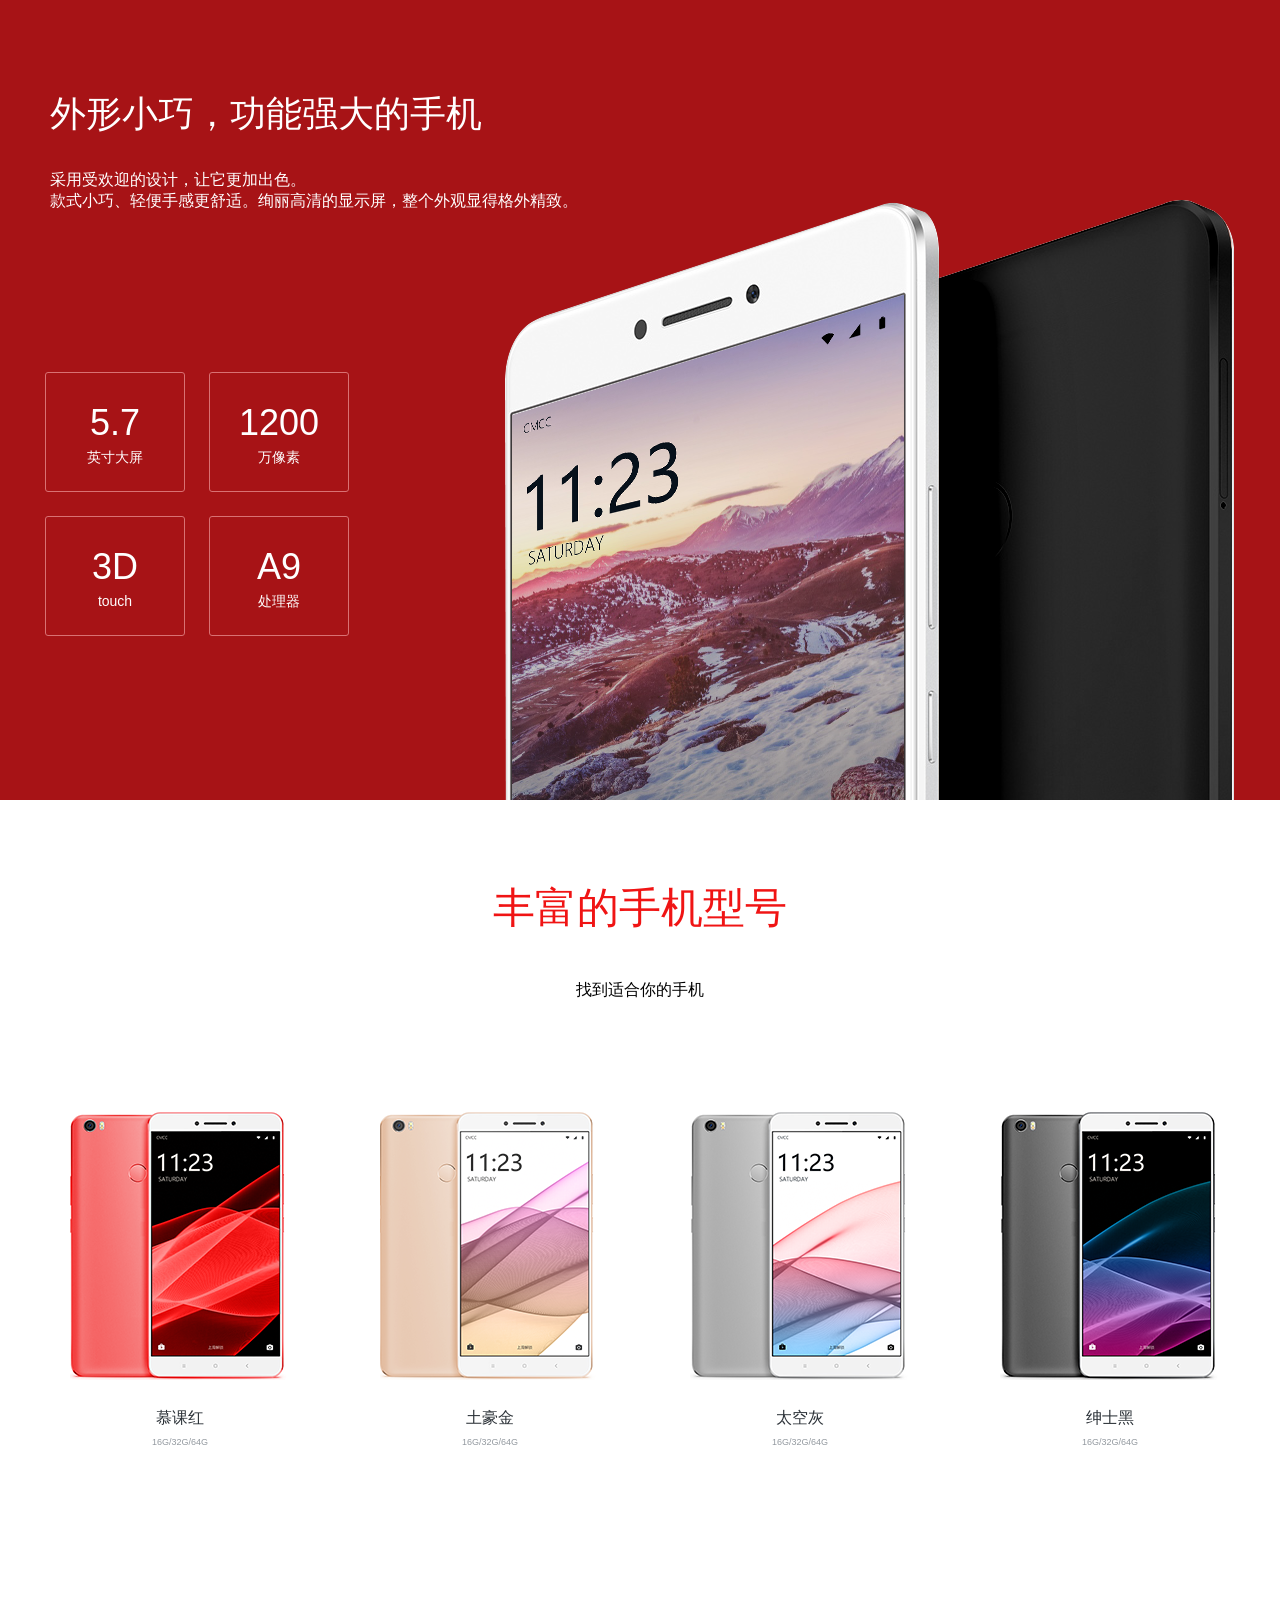
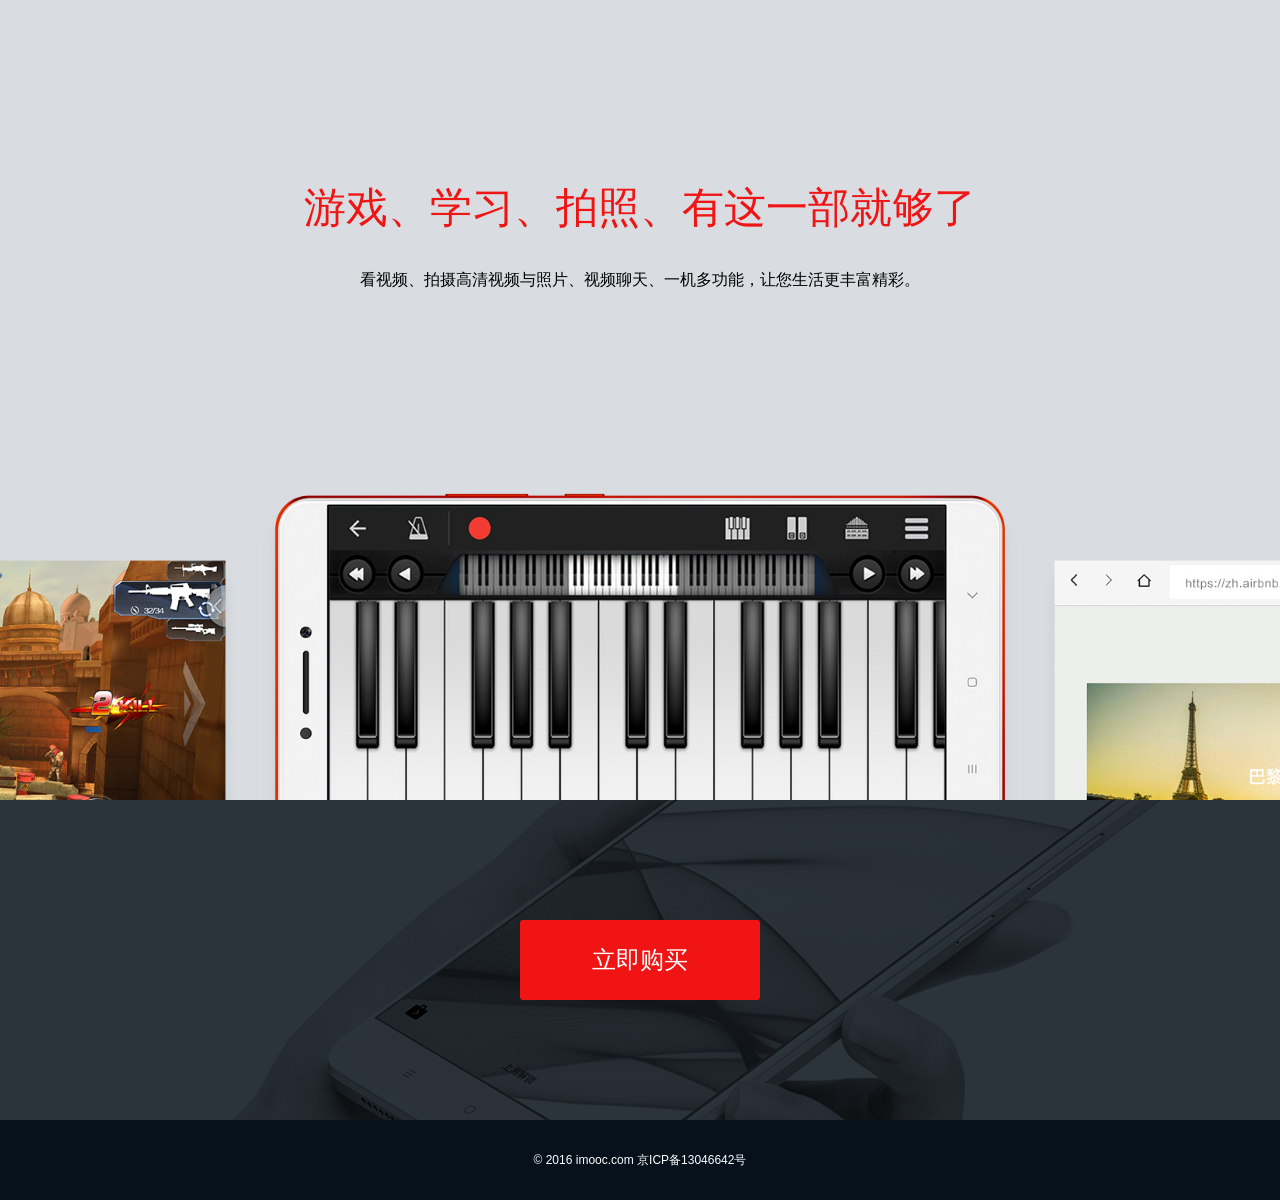
<file: h5/index.html>
<html>

<head>
  <meta charset="utf-8">
  <title>慕课手机</title>
  <link rel="stylesheet" type="text/css" href="css/base.css">
  <link rel="stylesheet" type="text/css" href="css/index.css">
  <link rel="stylesheet" type="text/css" href="css/animate.css">
  <link rel="stylesheet" type="text/css" href="css/init-animate.css">
</head>

<body>
  <div class="box">
    <header class="header">
      <a href="#screen-1" class="header__logo">H5实战页面</a>
      <nav class="header__nav">
        <a href="javascript:;" class="header__nav-item header__nav-item_status_active header__nav-item_i_1">外观</a>
        <a href="javascript:;" class="header__nav-item header__nav-item_i_2">配置</a>
        <a href="javascript:;" class="header__nav-item header__nav-item_i_3">型号</a>
        <a href="javascript:;" class="header__nav-item header__nav-item_i_4">说明</a>
        <a href="javascript:;" class="header__nav-item header__nav-item_i_5">其他产品</a>
        <a href="javascript:;" class="header__nav-item header__nav-item_custom_button">立即购买</a>
        <div class="header__nav-item-tip"></div>
      </nav>
    </header>
    <section class="screen-1">
      <div class="screen-1__wrap">
        <div class="screen-1__heading"><b>慕课手机</b> 让你的生活更精彩</div>
      </div>
      <div class="screen-1__phone"></div>
      <div class="screen-1__shadow"></div>
    </section>

    <section class="screen-2">
      <div class="screen-2__wrap">
        <div class="screen-2__heading">优美的设计，更令人着迷</div>
        <div class="screen-2__subheading">采用受欢迎的设计，让它更加出色。
          <br>款式小巧、轻便手感更舒适。绚丽高清的显示屏，整个外观显得格外精致。</div>

          <div class="screen-2__phone">
            <div class="screen-2__point screen-2__point_i_1">高清摄像</div>
            <div class="screen-2__point screen-2__point_i_2">超薄机身</div>
            <div class="screen-2__point screen-2__point_i_3">大屏显示</div>
            <div>
            </div>

          </section>

          <section class="screen-3">
            <div class="screen-3__wrap">
              <div class="screen-3__heading">外形小巧，功能强大的手机</div>
              <div class="screen-3__subheading">采用受欢迎的设计，让它更加出色。
                <br>款式小巧、轻便手感更舒适。绚丽高清的显示屏，整个外观显得格外精致。</div>
                <div class="screen-3__phone"></div>
                <div class="screen-3__features">
                  <div class="screen-3__features-item">
                    <span class="screen-3__features-item-number screen-3__features-item_i_1">
                      5.7
                    </span>英寸大屏
                  </div>
                  <div class="screen-3__features-item">
                    <span class="screen-3__features-item-number screen-3__features-item_i_2">
                      1200
                    </span>万像素
                  </div>
                  <div class="screen-3__features-item">
                    <span class="screen-3__features-item-number screen-3__features-item_i_3">
                      3D
                    </span>touch
                  </div>
                  <div class="screen-3__features-item">
                    <span class="screen-3__features-item-number screen-3__features-item_i_4">
                      A9
                    </span>处理器
                  </div>
                </div>
              </div>
            </section>

            <section class="screen-4">
              <div class="screen-4__wrap">
                <div class="screen-4__heading">丰富的手机型号</div>
                <div class="screen-4__subheading">找到适合你的手机</div>
                <div class="screen-4__type">

                  <div class="screen-4__type-item screen-4__type-item_i_1">
                    <div class="screen-4__type-item-name">慕课红</div>
                    <div class="screen-4__type-item-storage">16G/32G/64G</div>
                  </div>

                  <div class="screen-4__type-item screen-4__type-item_i_2">
                    <div class="screen-4__type-item-name">土豪金</div>
                    <div class="screen-4__type-item-storage">16G/32G/64G</div>
                  </div>
                  <div class="screen-4__type-item screen-4__type-item_i_3">
                    <div class="screen-4__type-item-name">太空灰</div>
                    <div class="screen-4__type-item-storage">16G/32G/64G</div>
                  </div>

                  <div class="screen-4__type-item screen-4__type-item_i_4">
                    <div class="screen-4__type-item-name">绅士黑</div>
                    <div class="screen-4__type-item-storage">16G/32G/64G</div>
                  </div>



                </div>
              </section>
              <section class="screen-5">
                <div class="screen-5__wrap">
                  <div class="screen-5__heading">游戏、学习、拍照、有这一部就够了</div>
                  <div class="screen-5__subheading">看视频、拍摄高清视频与照片、视频聊天、一机多功能，让您生活更丰富精彩。</div>


                </div>
                <div class="screen-5__back"></div>
              </section>
              <section class="buy">
                <a href="#" class="buy__button">立即购买</a>
              </section>

              <footer class="footer">
               © 2016 imooc.com  京ICP备13046642号
             </footer>
           </div>

           <div class="outline">
            <a href="javascript:;" class="outline__item outline__item_i_1">外观</a>
            <a href="javascript:;" class="outline__item outline__item_i_2">配置</a>
            <a href="javascript:;" class="outline__item outline__item_i_3">型号</a>
            <a href="javascript:;" class="outline__item outline__item_i_4">说明</a>
            <a href="javascript:;" class="outline__item outline__item_i_5">其他</a>
          </div>

          <script type="text/javascript" src="js/index.js"></script>
        </body>

        </html>
</file>
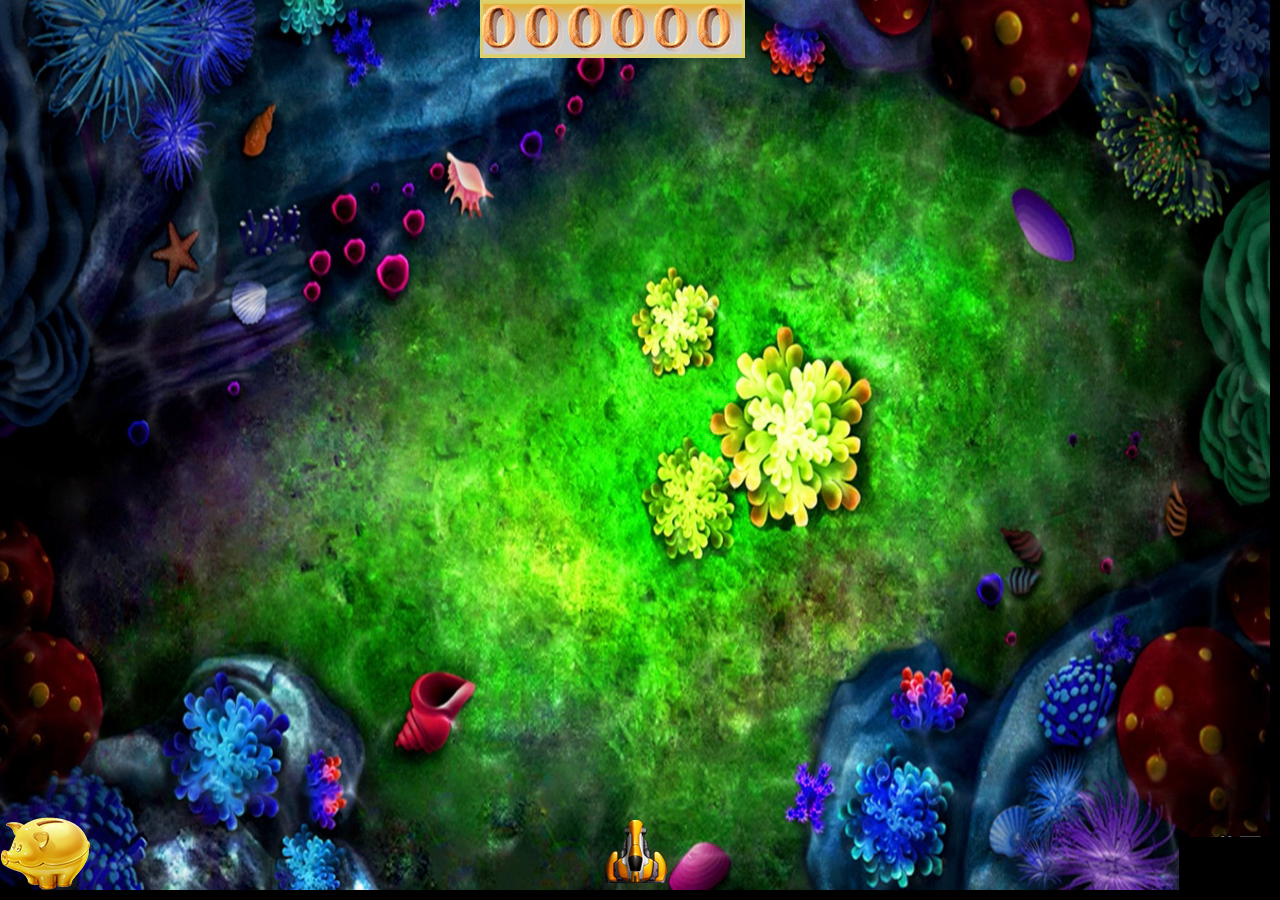
<file: hdsj/index.html>
<!DOCTYPE html>
<html lang="en">
<head>
	<meta charset="UTF-8">
	<title>捕鱼达人</title>
	<style>
	*{
		margin: 0px;
		padding: 0px;
	}
	body{
		background: black;
	}
	#canvas{
		background-image: url(Images/bg.jpg);
		background-position: center;
		background-repeat: no-repeat;
		background-size: 100% 100%;
	}
	</style>
</head>
<body>
	<canvas id="canvas" width="900" height="800">
		您的浏览器太low了！
	</canvas>
	<script>
	 function loadImg(arr,fn){
	 	var result = {};
	 	var iNow = 0;
	 	for(var i =0;i<arr.length;i++){
	 		var oImage = new Image();
	 		var tmp = arr[i].split('.');
	 		result[tmp[0]] = oImage;
	 		oImage.onload = function(){
				iNow++;
				if(iNow>=arr.length){
					fn(result);
				}
	 		}
	 		oImage.src = 'Images/'+arr[i];
	 	}
	 }
	 window.onload = function(){
	 	var oCans = document.getElementById('canvas');
	 	var curW = document.documentElement.clientWidth || document.body.clientWidth;
	 	var curH = document.documentElement.clientHeight || document.body.clientHeight;
	 	var intger = '000000';
	 	var intgerArr = getInteger(0);
	 	var i=0;
	 	
	 	oCans.width = curW-10;
	 	oCans.height = curH-10;
	 	var oGc = oCans.getContext('2d');
	 	loadImg(['pig.png','gun.png','zidan.png','gold.png','fish1.png','fish1_1.png','fish2.png','fish2_1.png','fish3.png','fish3_1.png','integer.png','bottom.jpg'],function(result){
	 		//炮的运动
	 		oGc.drawImage(result['gun'],0,0,64,64,oCans.offsetWidth/2-32,oCans.offsetHeight-70,64,64);
	 		var gun = {};
	 		var pig = {};
	 		var goldArr = [];
	 		var goldRun = [];
	 		var zidanArr = [];
	 		var bottomL = intgerArr.length*80;
	 		gun.x = oCans.offsetWidth/2;
	 		gun.y = oCans.offsetHeight-70;
	 		pig.arcX = result['pig'].width/2;
	 		pig.arcY = (oCans.offsetHeight-result['pig'].height/2);
	 		pig.curPoy = 0.5;
	 		oCans.onmouseover = function(){
	 			this.onmousemove = function(ev){
	 				var oEvent = ev || event;
	 				var iMx = oEvent.layerX;
	 				var iMy = oEvent.layerY;
	 				gun.hudu = -(Math.atan2(iMx-gun.x,iMy-gun.y)+180*Math.PI/180);
	 				//炮
		 			oGc.save();
	 				oGc.translate(gun.x,gun.y+32);//设置原点
	 				oGc.rotate(gun.hudu);
	 				oGc.drawImage(result['gun'],0,0,64,64,-32,-32,64,64);
					oGc.restore();
	 			}
	 			this.onmousedown = function(ev){
	 				var oEvent = ev || event;
	 				var iCx = oEvent.layerX;
	 				var iCy = oEvent.layerY;
	 				zidanArr.push(
						{
							x:gun.x,
							y:gun.y,
							startX:iCx,
							startY:iCy,
							iRatio:0,
							hudu:gun.hudu,
							curPoy:1
						}
	 				);
	 			}
	 		}
	 		//画
	 		setInterval(function(){
	 			oGc.clearRect(0,0,oCans.offsetWidth,oCans.offsetHeight);
	 			
//	 			document.title = zidanArr.length+'/'+fashArr.length+'/'+goldArr.length+'/'+goldRun.length;
				

	 			//子弹
	 			for(i=0;i<zidanArr.length;i++){
	 				var theY = Math.floor(24-Math.cos(zidanArr[i].hudu)*24-10);
	 				var theX = Math.ceil(Math.sin(zidanArr[i].hudu)*24);
	 				var arcX = zidanArr[i].x+theX;
	 				var arcY = zidanArr[i].y+theY;
	 				zidanArr[i].iRatio = (zidanArr[i].startX-arcX)/(zidanArr[i].startY-arcY);
					
					oGc.save();
	 				oGc.translate(arcX,arcY);//设置原点
	 				oGc.rotate(zidanArr[i].hudu);
	 				oGc.drawImage(result['zidan'],0,parseInt(zidanArr[i].curPoy)*48,30,48,theX-15,theY-24,30,48);
					oGc.restore();
					
					zidanArr[i].y -= 6;
					zidanArr[i].x -= 6*zidanArr[i].iRatio.toFixed(2);
					zidanArr[i].curPoy += 0.3;
					if(zidanArr[i].curPoy>3){
						zidanArr[i].curPoy = 0;
					}
					if(zidanArr[i].x<=0 || zidanArr[i].x>=oCans.offsetWidth || zidanArr[i].y<=0 || zidanArr[i].y>=oCans.offsetHeight){
						zidanArr.splice(i,1);
						i--;
					}
	 			}

				//炮
	 			oGc.save();
 				oGc.translate(gun.x,gun.y+32);//设置原点
 				oGc.rotate(gun.hudu);
 				oGc.drawImage(result['gun'],0,0,64,64,-32,-32,64,64);
				oGc.restore();
	 			//鱼
	 			for(i=0;i<fashArr.length;i++){
	 				
	 				var speedX = 2;
	 				
	 				if(fashArr[i].type==1){
	 					speedX = -2;
	 				}
	 				var speedY = parseFloat(speedX*Math.tan(fashArr[i].hudu));
	 				fashArr[i].x = fashArr[i].x+speedX;
	 				fashArr[i].y = fashArr[i].y+speedY;
	 				
	 				oGc.save();
	 				oGc.translate(fashArr[i].x,fashArr[i].y);
	 				oGc.rotate(fashArr[i].hudu);
					oGc.drawImage(result[fashArr[i].name],0,parseInt(fashArr[i].curPoy)*fashArr[i].h,fashArr[i].w,fashArr[i].h,speedX,speedY,fashArr[i].w,fashArr[i].h);
					oGc.restore();
	 				fashArr[i].curPoy += fashArr[i].step;
	 				if(fashArr[i].curPoy>fashArr[i].endPoy){
 						fashArr[i].curPoy = 0;
 					}
	 				if(fashArr[i].type == 0 && fashArr[i].x>oCans.offsetWidth){
	 					fashArr.splice(i,1);
	 					i--;
	 				}else if(fashArr[i].x<-fashArr[i].w){
	 					fashArr.splice(i,1);
	 					i--;
	 				}
	 			}

	 			// 底边
				oGc.drawImage(result['bottom'],0,0,result['bottom'].width,result['bottom'].height,bottomL,0,(intgerArr.length-1)*result['integer'].height/10,result['integer'].height/10+5);
				
	 			//打中
	 			for(i=0;i<zidanArr.length;i++){
	 				for(var n=0;n<fashArr.length;n++){
						if(collideTest(zidanArr[i].x,zidanArr[i].y,30,46,fashArr[n].x,fashArr[n].y,fashArr[n].w,fashArr[n].h)){
							var goldTmp = {
								x:fashArr[n].x,
								y:fashArr[n].y,
								curPoy:0,
							};
							intgerArr = getInteger(fashArr[n].intger);//设置积分
							goldArr.push(goldTmp);
							fashArr.splice(n,1);
							zidanArr.splice(i,1);
							i--;
							break;
						}
					}
	 			}
	 			
	 			//金币
	 			for(i=0;i<goldArr.length;i++){
	 				oGc.drawImage(result['gold'],0,parseInt(goldArr[i].curPoy)*51,49,51,goldArr[i].x,goldArr[i].y,49,51);
	 				if(goldArr[i].curPoy>=5){
						goldRun.push({
							curX:goldArr[i].x,
							curY:goldArr[i].y,
						});
						goldArr.splice(i,1);
					}else{
						goldArr[i].curPoy += 0.5;
					}
	 			}
	 			
	 			//金币运动
	 			
	 			if(pig.curPoy>0.5){
	 				pig.curPoy -= 0.08;
	 			}else{
	 				pig.curPoy = 0;
	 			}
	 			
	 			for(i=0;i<goldRun.length;i++){
	 				oGc.drawImage(result['gold'],0,0,49,51,goldRun[i].curX,goldRun[i].curY,49,51);
	 				var speedX = parseInt((pig.arcX-goldRun[i].curX)*0.2);
	 				var speedY = parseInt((pig.arcY-20-goldRun[i].curY)*0.2);
		 				goldRun[i].curX += speedX;
		 				goldRun[i].curY += speedY;
		 				if(speedX==0){
		 					goldRun.splice(i,1);
		 					i--;
		 					pig.curPoy = 1;
		 				}
	 			}
	 			
	 			//pig
	 			oGc.drawImage(result['pig'],0,Math.round(pig.curPoy)*90,90,90,0,oCans.offsetHeight-90,90,90);

	 			//积分
	 			for(i=0;i<intgerArr.length;i++){
	 				oGc.drawImage(result['integer'],0,intgerArr[i].old,result['integer'].width,result['integer'].height/10,bottomL+(i*result['integer'].width),5,result['integer'].width,result['integer'].height/10);
	 				var intSpeed = (intgerArr[i].number-intgerArr[i].old)/8;
	 					intSpeed = intSpeed>0?Math.ceil(intSpeed):Math.floor(intSpeed);
	 					intgerArr[i].old += intSpeed;
	 			}
	 			

	 		},1000/60);
	 	});
	 	
	 	var fashArr = [];
	 	var arr = [
	 				{
	 					name:'fish1',
	 					endPoy:12,
	 					step:0.1,
	 					w:80,
	 					h:80,
	 					intger:2
	 				},
	 				{
	 					name:'fish2',
	 					endPoy:8,
	 					step:0.1,
	 					w:60,
	 					h:64,
	 					intger:3
	 				},
	 				{
	 					name:'fish3',
	 					endPoy:9,
	 					step:0.1,
	 					w:50,
	 					h:56,
	 					intger:1
	 				}
	 			]
	 	setInterval(function(){
	 			var rand = Math.round(Math.random()*(arr.length-1));
	 			var iType = Math.round(Math.random()*1);
	 			var tmp = {
	 				x:-arr[rand].w,
	 				y:oCans.offsetHeight/2-150,
	 				hudu:(Math.PI/180)*(parseInt(Math.random()*60-20)),
	 				curPoy:0,
	 				step:arr[rand].step,
	 				endPoy:arr[rand].endPoy,
	 				name:arr[rand].name,
	 				w:arr[rand].w,
					h:arr[rand].h,
					intger:arr[rand].intger,
					type:0
	 			};
	 			if(iType===1){
	 				
	 				tmp.type = 1;
	 				tmp.x = oCans.offsetWidth+tmp.w;
	 				tmp.name = tmp.name+'_1';
	 			}
		 		fashArr.push(tmp);
	 	},800);
	 	
	 	//碰撞检测
	 	function collideTest(x1,y1,w1,h1,x2,y2,w2,h2){
	 		var r1 = x1+w1;
	 		var b1 = y1+h1;
	 		
	 		var r2 = x2+w2;
	 		var b2 = y2+h2;
	 		
	 		if(x1>r2 || r1<x2 || b1<y2 || y1>b2){
	 			return false;
	 		}else{
	 			return true;
	 		}
	 		
	 	}
	 	function getInteger(num){
	 		var intgerArr = [];
		 	for(var i=0;i<String(intger).length;i++){
		 		intgerArr.push({
		 			old:Number(String(intger)[i])*53,
		 			curPoy:0
		 		});
		 	}
		 	intger = parseFloat(intger)+num;
		 	for(i=String(intger).length;i<6;i++){
		 		intger = '0'+intger;
		 	}
		 	for(i=0;i<intgerArr.length;i++){
		 		intgerArr[i].number = Number(String(intger)[i])*53;
		 	}
		 	return intgerArr;
	 	}
	 }
	</script>
</body>
</html>
</file>
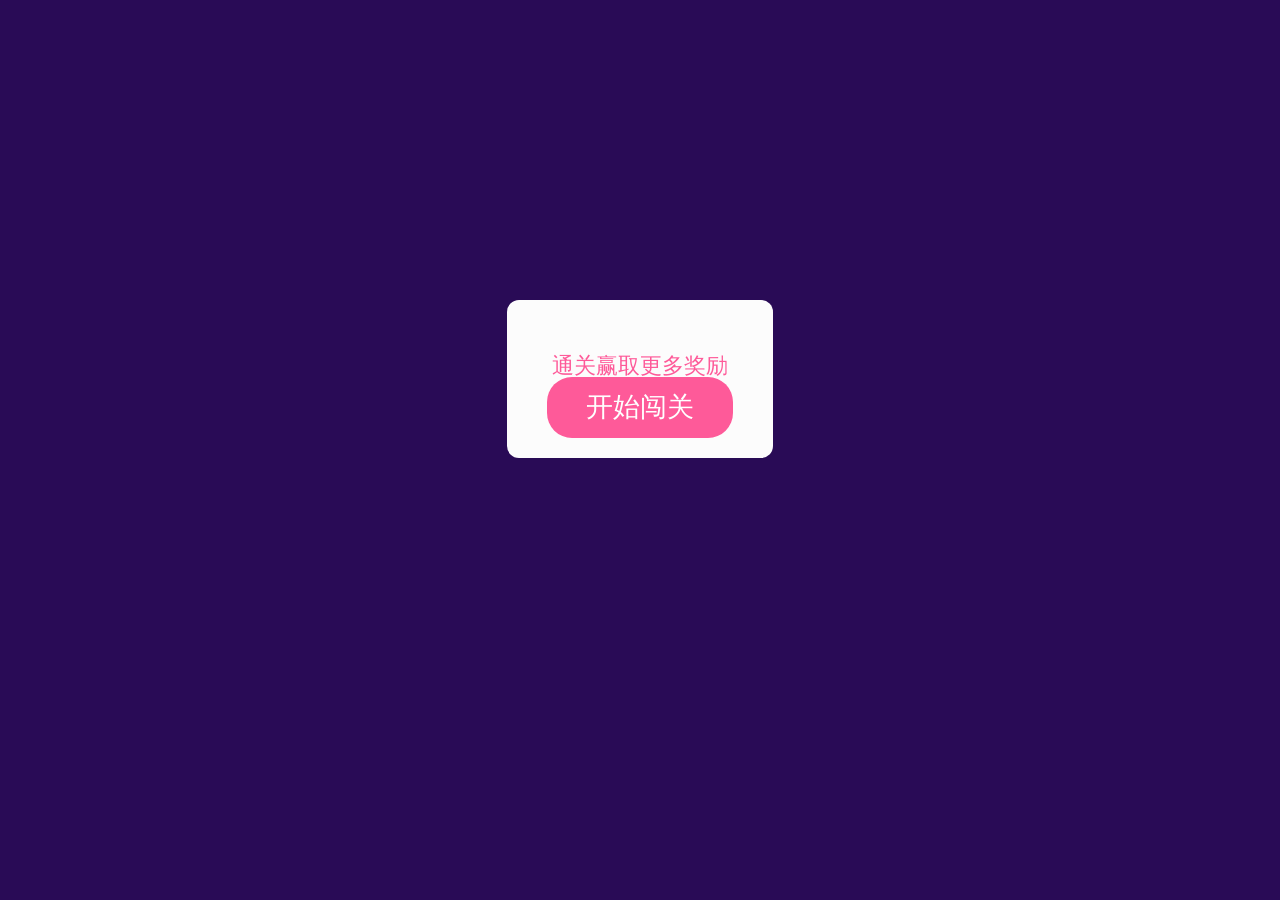
<file: kh/index.html>
<!DOCTYPE html>
<!-- saved from url=(0122)https://wxopen.yiszh.com/app/index.php?i=2&c=entry&do=game&m=wn_ttrouges&openid=&game_id=undefined&hykj=wnkj6142228&title= -->
<html lang="en" style="font-size: 79.5424px;">
	<head>
		<meta http-equiv="Content-Type" content="text/html; charset=UTF-8">
		<meta http-equiv="X-UA-Compatible" content="edge">
		<meta name="viewport" content="width=device-width,initial-scale=1.0,maximum-scale=1.0,user-scalable=no">
		<meta name="apple-mobile-web-app-capable" content="yes">
		<meta name="apple-mobile-web-app-status-bar-style" content="black">
		<title>口红机见缝插针纯前端</title>
		<link rel="stylesheet" href="css/game.css">
		<script type="text/javascript" src="js/bodymovin.js"></script>
		<script typet="text/javascript" src="js/jquery-3.3.1.min.js"></script>
		<script type="text/javascript" src="js/jquery.cookie.js"></script>
		<script type="text/javascript" src="js/JicemoonMobileTouch.js"></script>
		<script type="text/javascript" src="js/HardestGame.js"></script>
		<script type="text/javascript" src="js/index.js"></script>
	</head>
	<body>
		<div class="PopupBox" id="gameOverBox">
			<div id="gameOverBoxTitle">通关赢取更多奖励</div>
			<div class="PopupBoxBtn" id="gameStartBoxBtn">开始闯关</div>
		</div>
		<script type="text/javascript">
			$("#gameStartBoxBtn").on("click",function(){
				window.location.href="play.html";
			})
		</script>
	</body>
</file>
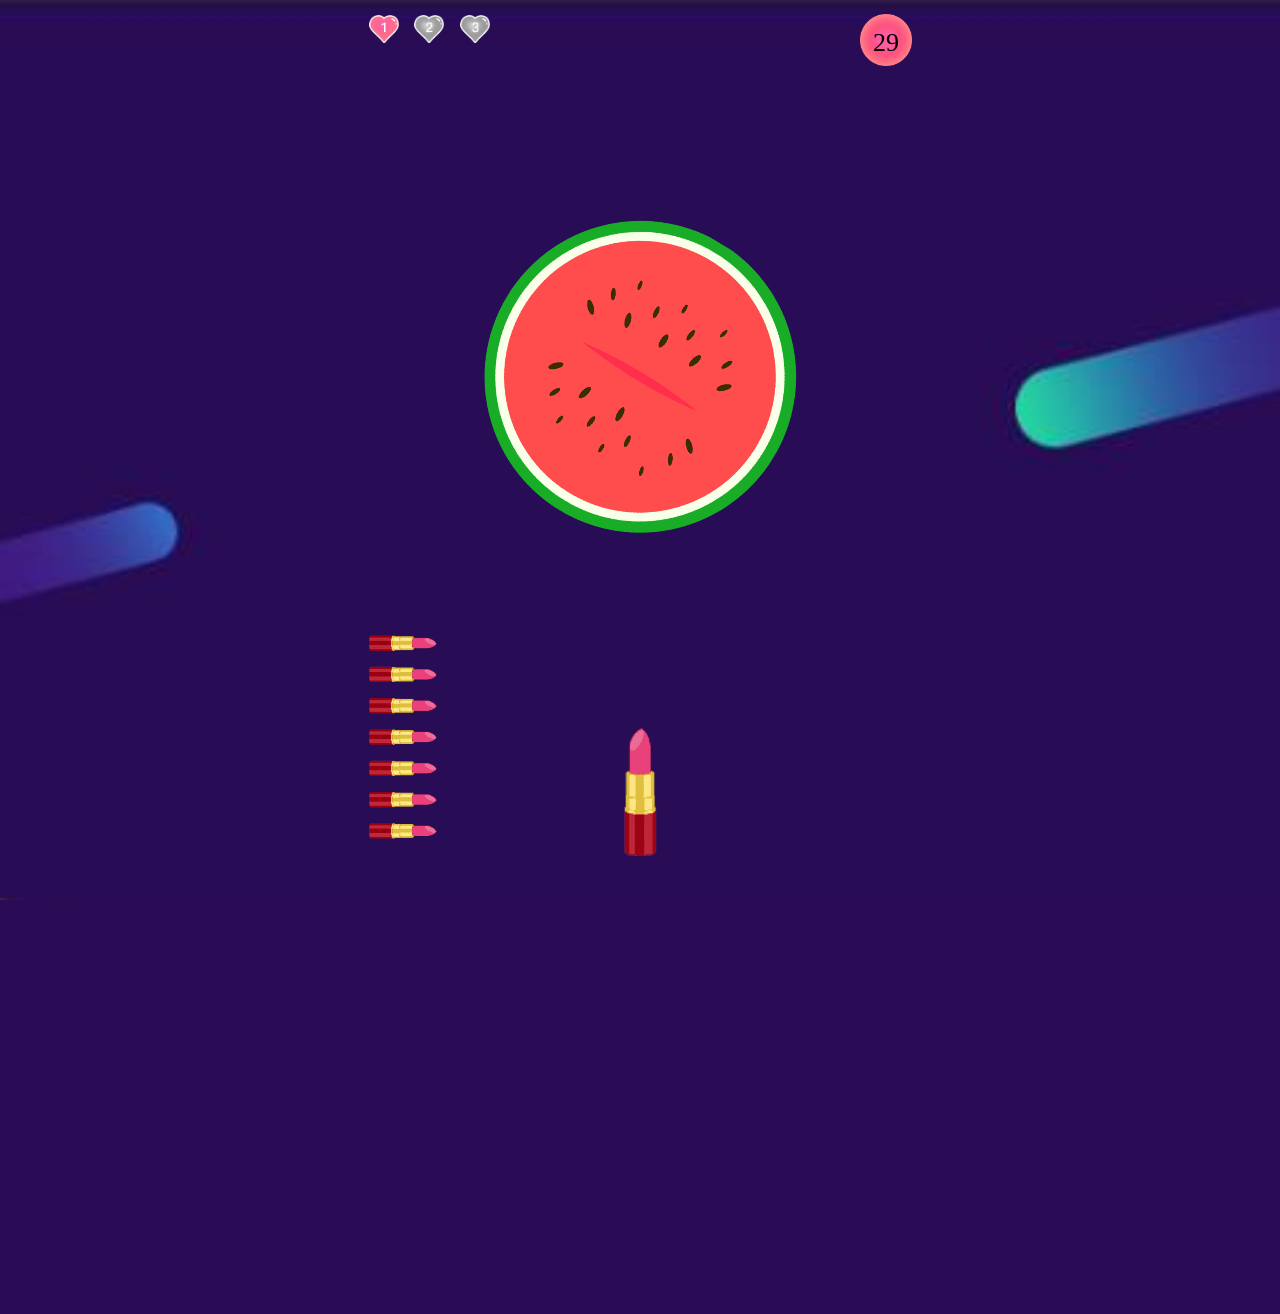
<file: kh/play.html>
<!DOCTYPE html>
<!-- saved from url=(0122)https://wxopen.yiszh.com/app/index.php?i=2&c=entry&do=game&m=wn_ttrouges&openid=&game_id=undefined&hykj=wnkj6142228&title= -->
<html lang="en" style="font-size: 79.5424px;">
	<head>
		<meta http-equiv="Content-Type" content="text/html; charset=UTF-8">
		<meta http-equiv="X-UA-Compatible" content="edge">
		<meta name="viewport" content="width=device-width,initial-scale=1.0,maximum-scale=1.0,user-scalable=no">
		<meta name="apple-mobile-web-app-capable" content="yes">
		<meta name="apple-mobile-web-app-status-bar-style" content="black">
		<title></title>
		<link rel="stylesheet" href="css/game.css">
		<script type="text/javascript" src="js/bodymovin.js"></script>
		<script type="text/javascript" src="js/jweixin-1.3.2.js"></script>
		<script type="text/javascript" src="js/jquery-3.3.1.min.js"></script>
		<script type="text/javascript" src="js/jquery.cookie.js"></script>
		<script type="text/javascript" src="js/JicemoonMobileTouch.js"></script>
		<script type="text/javascript" src="js/HardestGame.js"></script>
		<script type="text/javascript" src="js/index.js"></script>
	</head>
	<body>
		<div class="levelSwitchBox" id="levelSwitchBox" style="display: block;">
			<img id="levelSwitchBoxMain" class="levelSwitchBoxMain" src="img/level_1_main.jpg">
		</div>
		<!-- <div class="PopupBox" id="gameOverBox">
			<div id="gameOverBoxTitle">通关赢取更多奖励</div>
			<div class="PopupBoxBtn" id="gameStartBoxBtn">开始闯关</div>
		</div> -->
		<div class="PopupBox" id="gameOverBox" style="display: none;">
			<div id="gameOverBoxTitle">闯关失败</div>
			<div class="PopupBoxBtn" id="gameOverBoxBtn">重新闯关</div>
		</div>
		<div class="PopupBox" id="gameSuccessBox" style="display: none;">
			<div id="gameSuccessBoxText">恭喜您，闯关成功</div>
			<div class="PopupBoxBtn" id="gameSuccessBoxBtn">点击领取</div>
		</div>
		<!-- blur -->
		<div class="layoutRoot " id="app" data-game_id="undefined" data-openid="">
			<div class="game" id="game" style="width: 596px; height: 938px;">
				<div class="account">
					<span></span>
				</div>
				<div class="bulletsNumBox">
					<img class="bulletsNum" id="bulletsNum1" src="img/6.png">
					<!--<img class="bulletsNum" id="bulletsNum2" src="https://h5.lipstick.lemiao.xyz/play/trail/?h5=1&amp;unionid=orLqYwz20BqFmMvAjg97kcEykaTo" style="display: none;">-->
				</div>
				<canvas style="position: relative;z-index: 3" id="gameStage" width="596" height="938"></canvas>
				<div id="bm" style="width: 100%; height: 100%;position: fixed;background-color: rgba(0,0,0,0);top: 5.3rem; transform: translate(-5%,-1%); z-index: 2">
				</div>
				<div class="tips">
					<p id="currentLevel">当前关数: <span>1</span></p>
					<p id="gameTip"></p>
				</div>

				<div class="levelbox" id="levelbox">
					<div class="level"><img id="level_1" src="img/level_icon_1_active.png"></div>
					<div class="level"><img id="level_2" src="img/level_icon_2.png"></div>
					<div class="level"><img id="level_3" src="img/level_icon_3.png"></div>
				</div>
				<div id="timebox">0</div>
			</div>
		</div>
		<script type="text/javascript">
			// var loadedMusic = false;
			var game_id = $("#app").attr("data-game_id");
			document.body.addEventListener('touchmove', function(e) {
				e.preventDefault(); //阻止默认的处理方式(阻止下拉滑动的效果)
			}, {
				passive: false
			});
			var baseUrl = function GetRequest() {

				var url = location.search; //获取url中"?"符后的字符串

				var theRequest = new Object();
				if (url.indexOf("?") != -1) {
					url = url.split("?")[1];
					strs = url.split("&");
					for (var i = 0; i < strs.length; i++) {
						theRequest[strs[i].split("=")[0]] = (strs[i].split("=")[1]);
					}
				}
				return theRequest;

			}
			var jsonParamsAlias = baseUrl();
			var jsonParams = {
				"game_id": "undefined",
				"game_pay": "132",
				"product_id": "465",
				"randomNum": "4541",
				"forecast_result": "1321",
				"openid": jsonParamsAlias.userId
			}

			var openid = jsonParamsAlias.userId
			var orderId = jsonParamsAlias.orderId
			if (jsonParamsAlias.slient) {
				$('audio').prop('muted', true);
			}
			if (jsonParamsAlias.h5 && jsonParamsAlias.h5 == "1") {
				window.isH5 = true;
			}
			var cookieDelTime = new Date(Math.floor(new Date(new Date().getTime() + 150000)));
			$.cookie('game_cookie', null);
			$.cookie('game_cookie', JSON.stringify(jsonParams), {
				expires: cookieDelTime
			});
			var anim = bodymovin.loadAnimation({
				wrapper: document.querySelector('#bm'),
				animType: 'svg',
				loop: false,
				autoplay: false,
				prerender: true,
				path: 'data.json'
			});

			function play() {
				anim.goToAndStop(0, true)
				anim.play()
			}
			document.addEventListener('DOMContentLoaded', function() {
				function audioAutoPlay() {
					var audio = document.getElementById('back_music');
					// audio.play();
					document.addEventListener("WeixinJSBridgeReady", function() {
						// audio.play();
					}, false);
				}
				// audioAutoPlay();
			});

			document.addEventListener('visibilitychange', function(e) {
				function audioStop() {
					var audio = document.getElementById('back_music');
					document.hidden ? audio.pause() : audio.play();
					document.addEventListener("WeixinJSBridgeReady", function() {
						document.hidden ? audio.pause() : audio.play();
					}, false);
				}
				// audioStop();
			});
		</script>
</file>
<file: css/3rd.css>
/**
 * Swiper 4.1.0
 * Most modern mobile touch slider and framework with hardware accelerated transitions
 * http://www.idangero.us/swiper/
 *
 * Copyright 2014-2018 Vladimir Kharlampidi
 *
 * Released under the MIT License
 *
 * Released on: January 13, 2018
 */
.swiper-container{margin:0 auto;position:relative;overflow:hidden;list-style:none;padding:0;z-index:1}.swiper-container-no-flexbox .swiper-slide{float:left}.swiper-container-vertical>.swiper-wrapper{-webkit-box-orient:vertical;-webkit-box-direction:normal;-webkit-flex-direction:column;-ms-flex-direction:column;flex-direction:column}.swiper-wrapper{position:relative;width:100%;height:100%;z-index:1;display:-webkit-box;display:-webkit-flex;display:-ms-flexbox;display:flex;-webkit-transition-property:-webkit-transform;transition-property:-webkit-transform;-o-transition-property:transform;transition-property:transform;transition-property:transform,-webkit-transform;-webkit-box-sizing:content-box;box-sizing:content-box}.swiper-container-android .swiper-slide,.swiper-wrapper{-webkit-transform:translate3d(0,0,0);transform:translate3d(0,0,0)}.swiper-container-multirow>.swiper-wrapper{-webkit-flex-wrap:wrap;-ms-flex-wrap:wrap;flex-wrap:wrap}.swiper-container-free-mode>.swiper-wrapper{-webkit-transition-timing-function:ease-out;-o-transition-timing-function:ease-out;transition-timing-function:ease-out;margin:0 auto}.swiper-slide{-webkit-flex-shrink:0;-ms-flex-negative:0;flex-shrink:0;width:100%;height:100%;position:relative;-webkit-transition-property:-webkit-transform;transition-property:-webkit-transform;-o-transition-property:transform;transition-property:transform;transition-property:transform,-webkit-transform}.swiper-invisible-blank-slide{visibility:hidden}.swiper-container-autoheight,.swiper-container-autoheight .swiper-slide{height:auto}.swiper-container-autoheight .swiper-wrapper{-webkit-box-align:start;-webkit-align-items:flex-start;-ms-flex-align:start;align-items:flex-start;-webkit-transition-property:height,-webkit-transform;transition-property:height,-webkit-transform;-o-transition-property:transform,height;transition-property:transform,height;transition-property:transform,height,-webkit-transform}.swiper-container-3d{-webkit-perspective:1200px;perspective:1200px}.swiper-container-3d .swiper-cube-shadow,.swiper-container-3d .swiper-slide,.swiper-container-3d .swiper-slide-shadow-bottom,.swiper-container-3d .swiper-slide-shadow-left,.swiper-container-3d .swiper-slide-shadow-right,.swiper-container-3d .swiper-slide-shadow-top,.swiper-container-3d .swiper-wrapper{-webkit-transform-style:preserve-3d;transform-style:preserve-3d}.swiper-container-3d .swiper-slide-shadow-bottom,.swiper-container-3d .swiper-slide-shadow-left,.swiper-container-3d .swiper-slide-shadow-right,.swiper-container-3d .swiper-slide-shadow-top{position:absolute;left:0;top:0;width:100%;height:100%;pointer-events:none;z-index:10}.swiper-container-3d .swiper-slide-shadow-left{background-image:-webkit-gradient(linear,right top,left top,from(rgba(0,0,0,.5)),to(rgba(0,0,0,0)));background-image:-webkit-linear-gradient(right,rgba(0,0,0,.5),rgba(0,0,0,0));background-image:-o-linear-gradient(right,rgba(0,0,0,.5),rgba(0,0,0,0));background-image:linear-gradient(to left,rgba(0,0,0,.5),rgba(0,0,0,0))}.swiper-container-3d .swiper-slide-shadow-right{background-image:-webkit-gradient(linear,left top,right top,from(rgba(0,0,0,.5)),to(rgba(0,0,0,0)));background-image:-webkit-linear-gradient(left,rgba(0,0,0,.5),rgba(0,0,0,0));background-image:-o-linear-gradient(left,rgba(0,0,0,.5),rgba(0,0,0,0));background-image:linear-gradient(to right,rgba(0,0,0,.5),rgba(0,0,0,0))}.swiper-container-3d .swiper-slide-shadow-top{background-image:-webkit-gradient(linear,left bottom,left top,from(rgba(0,0,0,.5)),to(rgba(0,0,0,0)));background-image:-webkit-linear-gradient(bottom,rgba(0,0,0,.5),rgba(0,0,0,0));background-image:-o-linear-gradient(bottom,rgba(0,0,0,.5),rgba(0,0,0,0));background-image:linear-gradient(to top,rgba(0,0,0,.5),rgba(0,0,0,0))}.swiper-container-3d .swiper-slide-shadow-bottom{background-image:-webkit-gradient(linear,left top,left bottom,from(rgba(0,0,0,.5)),to(rgba(0,0,0,0)));background-image:-webkit-linear-gradient(top,rgba(0,0,0,.5),rgba(0,0,0,0));background-image:-o-linear-gradient(top,rgba(0,0,0,.5),rgba(0,0,0,0));background-image:linear-gradient(to bottom,rgba(0,0,0,.5),rgba(0,0,0,0))}.swiper-container-wp8-horizontal,.swiper-container-wp8-horizontal>.swiper-wrapper{-ms-touch-action:pan-y;touch-action:pan-y}.swiper-container-wp8-vertical,.swiper-container-wp8-vertical>.swiper-wrapper{-ms-touch-action:pan-x;touch-action:pan-x}.swiper-button-next,.swiper-button-prev{position:absolute;top:50%;width:27px;height:44px;margin-top:-22px;z-index:10;cursor:pointer;background-size:27px 44px;background-position:center;background-repeat:no-repeat}.swiper-button-next.swiper-button-disabled,.swiper-button-prev.swiper-button-disabled{opacity:.35;cursor:auto;pointer-events:none}.swiper-button-prev,.swiper-container-rtl .swiper-button-next{background-image:url("data:image/svg+xml;charset=utf-8,%3Csvg%20xmlns%3D'http%3A%2F%2Fwww.w3.org%2F2000%2Fsvg'%20viewBox%3D'0%200%2027%2044'%3E%3Cpath%20d%3D'M0%2C22L22%2C0l2.1%2C2.1L4.2%2C22l19.9%2C19.9L22%2C44L0%2C22L0%2C22L0%2C22z'%20fill%3D'%23007aff'%2F%3E%3C%2Fsvg%3E");left:10px;right:auto}.swiper-button-next,.swiper-container-rtl .swiper-button-prev{background-image:url("data:image/svg+xml;charset=utf-8,%3Csvg%20xmlns%3D'http%3A%2F%2Fwww.w3.org%2F2000%2Fsvg'%20viewBox%3D'0%200%2027%2044'%3E%3Cpath%20d%3D'M27%2C22L27%2C22L5%2C44l-2.1-2.1L22.8%2C22L2.9%2C2.1L5%2C0L27%2C22L27%2C22z'%20fill%3D'%23007aff'%2F%3E%3C%2Fsvg%3E");right:10px;left:auto}.swiper-button-prev.swiper-button-white,.swiper-container-rtl .swiper-button-next.swiper-button-white{background-image:url("data:image/svg+xml;charset=utf-8,%3Csvg%20xmlns%3D'http%3A%2F%2Fwww.w3.org%2F2000%2Fsvg'%20viewBox%3D'0%200%2027%2044'%3E%3Cpath%20d%3D'M0%2C22L22%2C0l2.1%2C2.1L4.2%2C22l19.9%2C19.9L22%2C44L0%2C22L0%2C22L0%2C22z'%20fill%3D'%23ffffff'%2F%3E%3C%2Fsvg%3E")}.swiper-button-next.swiper-button-white,.swiper-container-rtl .swiper-button-prev.swiper-button-white{background-image:url("data:image/svg+xml;charset=utf-8,%3Csvg%20xmlns%3D'http%3A%2F%2Fwww.w3.org%2F2000%2Fsvg'%20viewBox%3D'0%200%2027%2044'%3E%3Cpath%20d%3D'M27%2C22L27%2C22L5%2C44l-2.1-2.1L22.8%2C22L2.9%2C2.1L5%2C0L27%2C22L27%2C22z'%20fill%3D'%23ffffff'%2F%3E%3C%2Fsvg%3E")}.swiper-button-prev.swiper-button-black,.swiper-container-rtl .swiper-button-next.swiper-button-black{background-image:url("data:image/svg+xml;charset=utf-8,%3Csvg%20xmlns%3D'http%3A%2F%2Fwww.w3.org%2F2000%2Fsvg'%20viewBox%3D'0%200%2027%2044'%3E%3Cpath%20d%3D'M0%2C22L22%2C0l2.1%2C2.1L4.2%2C22l19.9%2C19.9L22%2C44L0%2C22L0%2C22L0%2C22z'%20fill%3D'%23000000'%2F%3E%3C%2Fsvg%3E")}.swiper-button-next.swiper-button-black,.swiper-container-rtl .swiper-button-prev.swiper-button-black{background-image:url("data:image/svg+xml;charset=utf-8,%3Csvg%20xmlns%3D'http%3A%2F%2Fwww.w3.org%2F2000%2Fsvg'%20viewBox%3D'0%200%2027%2044'%3E%3Cpath%20d%3D'M27%2C22L27%2C22L5%2C44l-2.1-2.1L22.8%2C22L2.9%2C2.1L5%2C0L27%2C22L27%2C22z'%20fill%3D'%23000000'%2F%3E%3C%2Fsvg%3E")}.swiper-button-lock{display:none}.swiper-pagination{position:absolute;text-align:center;-webkit-transition:.3s opacity;-o-transition:.3s opacity;transition:.3s opacity;-webkit-transform:translate3d(0,0,0);transform:translate3d(0,0,0);z-index:10}.swiper-pagination.swiper-pagination-hidden{opacity:0}.swiper-container-horizontal>.swiper-pagination-bullets,.swiper-pagination-custom,.swiper-pagination-fraction{bottom:10px;left:0;width:100%}.swiper-pagination-bullets-dynamic{overflow:hidden;font-size:0}.swiper-pagination-bullets-dynamic .swiper-pagination-bullet{-webkit-transform:scale(.33);-ms-transform:scale(.33);transform:scale(.33);position:relative}.swiper-pagination-bullets-dynamic .swiper-pagination-bullet-active{-webkit-transform:scale(1);-ms-transform:scale(1);transform:scale(1)}.swiper-pagination-bullets-dynamic .swiper-pagination-bullet-active-prev{-webkit-transform:scale(.66);-ms-transform:scale(.66);transform:scale(.66)}.swiper-pagination-bullets-dynamic .swiper-pagination-bullet-active-prev-prev{-webkit-transform:scale(.33);-ms-transform:scale(.33);transform:scale(.33)}.swiper-pagination-bullets-dynamic .swiper-pagination-bullet-active-next{-webkit-transform:scale(.66);-ms-transform:scale(.66);transform:scale(.66)}.swiper-pagination-bullets-dynamic .swiper-pagination-bullet-active-next-next{-webkit-transform:scale(.33);-ms-transform:scale(.33);transform:scale(.33)}.swiper-pagination-bullet{width:8px;height:8px;display:inline-block;border-radius:100%;background:#000;opacity:.2}button.swiper-pagination-bullet{border:none;margin:0;padding:0;-webkit-box-shadow:none;box-shadow:none;-webkit-appearance:none;-moz-appearance:none;appearance:none}.swiper-pagination-clickable .swiper-pagination-bullet{cursor:pointer}.swiper-pagination-bullet-active{opacity:1;background:#007aff}.swiper-container-vertical>.swiper-pagination-bullets{right:10px;top:50%;-webkit-transform:translate3d(0,-50%,0);transform:translate3d(0,-50%,0)}.swiper-container-vertical>.swiper-pagination-bullets .swiper-pagination-bullet{margin:6px 0;display:block}.swiper-container-vertical>.swiper-pagination-bullets.swiper-pagination-bullets-dynamic{top:50%;-webkit-transform:translateY(-50%);-ms-transform:translateY(-50%);transform:translateY(-50%);width:8px}.swiper-container-vertical>.swiper-pagination-bullets.swiper-pagination-bullets-dynamic .swiper-pagination-bullet{display:inline-block;-webkit-transition:.2s top,.2s -webkit-transform;transition:.2s top,.2s -webkit-transform;-o-transition:.2s transform,.2s top;transition:.2s transform,.2s top;transition:.2s transform,.2s top,.2s -webkit-transform}.swiper-container-horizontal>.swiper-pagination-bullets .swiper-pagination-bullet{margin:0 4px}.swiper-container-horizontal>.swiper-pagination-bullets.swiper-pagination-bullets-dynamic{left:50%;-webkit-transform:translateX(-50%);-ms-transform:translateX(-50%);transform:translateX(-50%);white-space:nowrap}.swiper-container-horizontal>.swiper-pagination-bullets.swiper-pagination-bullets-dynamic .swiper-pagination-bullet{-webkit-transition:.2s left,.2s -webkit-transform;transition:.2s left,.2s -webkit-transform;-o-transition:.2s transform,.2s left;transition:.2s transform,.2s left;transition:.2s transform,.2s left,.2s -webkit-transform}.swiper-container-horizontal.swiper-container-rtl>.swiper-pagination-bullets-dynamic .swiper-pagination-bullet{-webkit-transition:.2s right,.2s -webkit-transform;transition:.2s right,.2s -webkit-transform;-o-transition:.2s transform,.2s right;transition:.2s transform,.2s right;transition:.2s transform,.2s right,.2s -webkit-transform}.swiper-pagination-progressbar{background:rgba(0,0,0,.25);position:absolute}.swiper-pagination-progressbar .swiper-pagination-progressbar-fill{background:#007aff;position:absolute;left:0;top:0;width:100%;height:100%;-webkit-transform:scale(0);-ms-transform:scale(0);transform:scale(0);-webkit-transform-origin:left top;-ms-transform-origin:left top;transform-origin:left top}.swiper-container-rtl .swiper-pagination-progressbar .swiper-pagination-progressbar-fill{-webkit-transform-origin:right top;-ms-transform-origin:right top;transform-origin:right top}.swiper-container-horizontal>.swiper-pagination-progressbar{width:100%;height:4px;left:0;top:0}.swiper-container-vertical>.swiper-pagination-progressbar{width:4px;height:100%;left:0;top:0}.swiper-pagination-white .swiper-pagination-bullet-active{background:#fff}.swiper-pagination-progressbar.swiper-pagination-white{background:rgba(255,255,255,.25)}.swiper-pagination-progressbar.swiper-pagination-white .swiper-pagination-progressbar-fill{background:#fff}.swiper-pagination-black .swiper-pagination-bullet-active{background:#000}.swiper-pagination-progressbar.swiper-pagination-black{background:rgba(0,0,0,.25)}.swiper-pagination-progressbar.swiper-pagination-black .swiper-pagination-progressbar-fill{background:#000}.swiper-pagination-lock{display:none}.swiper-scrollbar{border-radius:10px;position:relative;-ms-touch-action:none;background:rgba(0,0,0,.1)}.swiper-container-horizontal>.swiper-scrollbar{position:absolute;left:1%;bottom:3px;z-index:50;height:5px;width:98%}.swiper-container-vertical>.swiper-scrollbar{position:absolute;right:3px;top:1%;z-index:50;width:5px;height:98%}.swiper-scrollbar-drag{height:100%;width:100%;position:relative;background:rgba(0,0,0,.5);border-radius:10px;left:0;top:0}.swiper-scrollbar-cursor-drag{cursor:move}.swiper-scrollbar-lock{display:none}.swiper-zoom-container{width:100%;height:100%;display:-webkit-box;display:-webkit-flex;display:-ms-flexbox;display:flex;-webkit-box-pack:center;-webkit-justify-content:center;-ms-flex-pack:center;justify-content:center;-webkit-box-align:center;-webkit-align-items:center;-ms-flex-align:center;align-items:center;text-align:center}.swiper-zoom-container>canvas,.swiper-zoom-container>img,.swiper-zoom-container>svg{max-width:100%;max-height:100%;-o-object-fit:contain;object-fit:contain}.swiper-slide-zoomed{cursor:move}.swiper-lazy-preloader{width:42px;height:42px;position:absolute;left:50%;top:50%;margin-left:-21px;margin-top:-21px;z-index:10;-webkit-transform-origin:50%;-ms-transform-origin:50%;transform-origin:50%;-webkit-animation:swiper-preloader-spin 1s steps(12,end) infinite;animation:swiper-preloader-spin 1s steps(12,end) infinite}.swiper-lazy-preloader:after{display:block;content:'';width:100%;height:100%;background-image:url("data:image/svg+xml;charset=utf-8,%3Csvg%20viewBox%3D'0%200%20120%20120'%20xmlns%3D'http%3A%2F%2Fwww.w3.org%2F2000%2Fsvg'%20xmlns%3Axlink%3D'http%3A%2F%2Fwww.w3.org%2F1999%2Fxlink'%3E%3Cdefs%3E%3Cline%20id%3D'l'%20x1%3D'60'%20x2%3D'60'%20y1%3D'7'%20y2%3D'27'%20stroke%3D'%236c6c6c'%20stroke-width%3D'11'%20stroke-linecap%3D'round'%2F%3E%3C%2Fdefs%3E%3Cg%3E%3Cuse%20xlink%3Ahref%3D'%23l'%20opacity%3D'.27'%2F%3E%3Cuse%20xlink%3Ahref%3D'%23l'%20opacity%3D'.27'%20transform%3D'rotate(30%2060%2C60)'%2F%3E%3Cuse%20xlink%3Ahref%3D'%23l'%20opacity%3D'.27'%20transform%3D'rotate(60%2060%2C60)'%2F%3E%3Cuse%20xlink%3Ahref%3D'%23l'%20opacity%3D'.27'%20transform%3D'rotate(90%2060%2C60)'%2F%3E%3Cuse%20xlink%3Ahref%3D'%23l'%20opacity%3D'.27'%20transform%3D'rotate(120%2060%2C60)'%2F%3E%3Cuse%20xlink%3Ahref%3D'%23l'%20opacity%3D'.27'%20transform%3D'rotate(150%2060%2C60)'%2F%3E%3Cuse%20xlink%3Ahref%3D'%23l'%20opacity%3D'.37'%20transform%3D'rotate(180%2060%2C60)'%2F%3E%3Cuse%20xlink%3Ahref%3D'%23l'%20opacity%3D'.46'%20transform%3D'rotate(210%2060%2C60)'%2F%3E%3Cuse%20xlink%3Ahref%3D'%23l'%20opacity%3D'.56'%20transform%3D'rotate(240%2060%2C60)'%2F%3E%3Cuse%20xlink%3Ahref%3D'%23l'%20opacity%3D'.66'%20transform%3D'rotate(270%2060%2C60)'%2F%3E%3Cuse%20xlink%3Ahref%3D'%23l'%20opacity%3D'.75'%20transform%3D'rotate(300%2060%2C60)'%2F%3E%3Cuse%20xlink%3Ahref%3D'%23l'%20opacity%3D'.85'%20transform%3D'rotate(330%2060%2C60)'%2F%3E%3C%2Fg%3E%3C%2Fsvg%3E");background-position:50%;background-size:100%;background-repeat:no-repeat}.swiper-lazy-preloader-white:after{background-image:url("data:image/svg+xml;charset=utf-8,%3Csvg%20viewBox%3D'0%200%20120%20120'%20xmlns%3D'http%3A%2F%2Fwww.w3.org%2F2000%2Fsvg'%20xmlns%3Axlink%3D'http%3A%2F%2Fwww.w3.org%2F1999%2Fxlink'%3E%3Cdefs%3E%3Cline%20id%3D'l'%20x1%3D'60'%20x2%3D'60'%20y1%3D'7'%20y2%3D'27'%20stroke%3D'%23fff'%20stroke-width%3D'11'%20stroke-linecap%3D'round'%2F%3E%3C%2Fdefs%3E%3Cg%3E%3Cuse%20xlink%3Ahref%3D'%23l'%20opacity%3D'.27'%2F%3E%3Cuse%20xlink%3Ahref%3D'%23l'%20opacity%3D'.27'%20transform%3D'rotate(30%2060%2C60)'%2F%3E%3Cuse%20xlink%3Ahref%3D'%23l'%20opacity%3D'.27'%20transform%3D'rotate(60%2060%2C60)'%2F%3E%3Cuse%20xlink%3Ahref%3D'%23l'%20opacity%3D'.27'%20transform%3D'rotate(90%2060%2C60)'%2F%3E%3Cuse%20xlink%3Ahref%3D'%23l'%20opacity%3D'.27'%20transform%3D'rotate(120%2060%2C60)'%2F%3E%3Cuse%20xlink%3Ahref%3D'%23l'%20opacity%3D'.27'%20transform%3D'rotate(150%2060%2C60)'%2F%3E%3Cuse%20xlink%3Ahref%3D'%23l'%20opacity%3D'.37'%20transform%3D'rotate(180%2060%2C60)'%2F%3E%3Cuse%20xlink%3Ahref%3D'%23l'%20opacity%3D'.46'%20transform%3D'rotate(210%2060%2C60)'%2F%3E%3Cuse%20xlink%3Ahref%3D'%23l'%20opacity%3D'.56'%20transform%3D'rotate(240%2060%2C60)'%2F%3E%3Cuse%20xlink%3Ahref%3D'%23l'%20opacity%3D'.66'%20transform%3D'rotate(270%2060%2C60)'%2F%3E%3Cuse%20xlink%3Ahref%3D'%23l'%20opacity%3D'.75'%20transform%3D'rotate(300%2060%2C60)'%2F%3E%3Cuse%20xlink%3Ahref%3D'%23l'%20opacity%3D'.85'%20transform%3D'rotate(330%2060%2C60)'%2F%3E%3C%2Fg%3E%3C%2Fsvg%3E")}@-webkit-keyframes swiper-preloader-spin{100%{-webkit-transform:rotate(360deg);transform:rotate(360deg)}}@keyframes swiper-preloader-spin{100%{-webkit-transform:rotate(360deg);transform:rotate(360deg)}}.swiper-container .swiper-notification{position:absolute;left:0;top:0;pointer-events:none;opacity:0;z-index:-1000}.swiper-container-fade.swiper-container-free-mode .swiper-slide{-webkit-transition-timing-function:ease-out;-o-transition-timing-function:ease-out;transition-timing-function:ease-out}.swiper-container-fade .swiper-slide{pointer-events:none;-webkit-transition-property:opacity;-o-transition-property:opacity;transition-property:opacity}.swiper-container-fade .swiper-slide .swiper-slide{pointer-events:none}.swiper-container-fade .swiper-slide-active,.swiper-container-fade .swiper-slide-active .swiper-slide-active{pointer-events:auto}.swiper-container-cube{overflow:visible}.swiper-container-cube .swiper-slide{pointer-events:none;-webkit-backface-visibility:hidden;backface-visibility:hidden;z-index:1;visibility:hidden;-webkit-transform-origin:0 0;-ms-transform-origin:0 0;transform-origin:0 0;width:100%;height:100%}.swiper-container-cube .swiper-slide .swiper-slide{pointer-events:none}.swiper-container-cube.swiper-container-rtl .swiper-slide{-webkit-transform-origin:100% 0;-ms-transform-origin:100% 0;transform-origin:100% 0}.swiper-container-cube .swiper-slide-active,.swiper-container-cube .swiper-slide-active .swiper-slide-active{pointer-events:auto}.swiper-container-cube .swiper-slide-active,.swiper-container-cube .swiper-slide-next,.swiper-container-cube .swiper-slide-next+.swiper-slide,.swiper-container-cube .swiper-slide-prev{pointer-events:auto;visibility:visible}.swiper-container-cube .swiper-slide-shadow-bottom,.swiper-container-cube .swiper-slide-shadow-left,.swiper-container-cube .swiper-slide-shadow-right,.swiper-container-cube .swiper-slide-shadow-top{z-index:0;-webkit-backface-visibility:hidden;backface-visibility:hidden}.swiper-container-cube .swiper-cube-shadow{position:absolute;left:0;bottom:0;width:100%;height:100%;background:#000;opacity:.6;-webkit-filter:blur(50px);filter:blur(50px);z-index:0}.swiper-container-flip{overflow:visible}.swiper-container-flip .swiper-slide{pointer-events:none;-webkit-backface-visibility:hidden;backface-visibility:hidden;z-index:1}.swiper-container-flip .swiper-slide .swiper-slide{pointer-events:none}.swiper-container-flip .swiper-slide-active,.swiper-container-flip .swiper-slide-active .swiper-slide-active{pointer-events:auto}.swiper-container-flip .swiper-slide-shadow-bottom,.swiper-container-flip .swiper-slide-shadow-left,.swiper-container-flip .swiper-slide-shadow-right,.swiper-container-flip .swiper-slide-shadow-top{z-index:0;-webkit-backface-visibility:hidden;backface-visibility:hidden}.swiper-container-coverflow .swiper-wrapper{-ms-perspective:1200px}
</file>
<file: h5/css/base.css>
body {
    margin: 0;
    padding: 0;
    font-size: 12px;
    font-family: "Microsoft Yahei", "Hiragino Sans GB", Helvetica, "Helvetica Neue", 微软雅黑, Tahoma, Arial, sans-serif;
}

a {
    color: #14191e;
    text-decoration: none;
}

a:hover {
    color: #f01400;
}
</file>
<file: h5/css/index.css>
/* 头部模块开始 */
.box{
    overflow: hidden;
}
.header {
    position: fixed;
    top: 0px;
    left: 0px;
    right: 0px;
    z-index: 2;
    height: 60px;
    background-color: #FAFAFA;
    color: #292E35;
}

.header__logo {
    float: left;
    height: 40px;
    margin: 10px 0px 0px 10px;
    padding: 0px 0px 0px 50px;
    background: url("./../img/logo.png") left top no-repeat;
    display: block;
    font-size: 18px;
    line-height: 40px;
}

.header__nav {
    float: right;
    margin: 10px 10px 0px 0px;
    position: relative;
}

.header__nav-item:hover {
    color: #f03131;
}

.header__nav-item {
    float: left;
    padding: 0 20px;
    font-size: 14px;
    display: inline-block;
    width: 60px;
    text-align: center;
    line-height: 40px;
}

.header__nav-item-tip {
    width: 60px;
    height: 2px;
    background: red;
    position: absolute;
    left: 20px;
    bottom: -2px;
}

.header__nav-item_custom_button {
    color: #fff;
    background: #000;
    width: 60px;
    margin: 0 20px;
    border-radius: 5px;
}

.header__nav-item_custom_button:hover {
    color: #fff;
}

/* 第一屏模块开始 */

.screen-1 {
    color: rgb(255,255,255);
    height: 800px;
    background-color: #ececec;
    text-align: center;
    background: url(../img/bg-screen-1.png) no-repeat center bottom;
    background-size:cover;
    position: relative;
}

.screen-1__wrap {
    max-width: 1200px;
    min-width: 800px;
    margin: 0px auto;
    height: 100%;
    position: relative;
    overflow: hidden;
}

.screen-1__heading {
    position: absolute;
    top: 160px;
    width: 100%;
    font-size: 42px;
}

.screen-1__heading b{
    color: #f01414;
    font-weight: normal;
}
.screen-1__phone {
    position: absolute;
    bottom: 180px;
    width: 1375px;
    height: 305px;
    left: 50%;
    margin-left: -687px;
    background: url(../img/screen-1-phone.png) no-repeat center ;
    background-size: cover;
    z-index: 1;
}
.screen-1__shadow {
    position: absolute;
    bottom: 30px;
    width: 1233px;
    height: 411px;
    left: 50%;
    margin-left: -616px;
    background: url(../img/screen-1-shadow.png) no-repeat center ;
}
/* 第二屏开始 */
.screen-2 {
    color: rgb(7,17,27);
    height: 800px;
    background-color: #fafafa;
    text-align: center;
}

.screen-2__wrap {
    max-width: 1200px;
    min-width: 800px;
    margin: 0px auto;
    height: 100%;
    position: relative;
    overflow: hidden;
}

.screen-2__heading {
    position: absolute;
    top: 80px;
    width: 100%;
    font-size: 42px;
    color: #f01414
}

.screen-2__subheading {
    width: 100%;
    top: 190px;
    position: absolute;
    font-size: 16px;
}
.screen-2__phone{
    width: 800px;
    height: 873px;
    background: url(../img/bg-screen-2.png) no-repeat;
    position: absolute;
    left: 50%;
    margin-left: -464px;
    top: 270px;
}
.screen-2__point{
    font-size: 24px;
    color: #4D555d;
    position: absolute;
    width: 100px;
}
.screen-2__point_i_1{
    top: 180px;
    left: -120px;
    padding-right: 112px;
    background: url(../img/icon-point-right.png) no-repeat center right;
}
.screen-2__point_i_2{
    top: 37px;
    left: 584px;

    padding-left: 112px;
    background: url(../img/icon-point-left.png) no-repeat center left;
}
.screen-2__point_i_3{
    top: 340px;
    left: 680px;

    padding-left: 112px;
    background: url(../img/icon-point-left.png) no-repeat center left;
}

/* 第三屏开始 */

.screen-3 {
    color: rgb(255,255,255);
    height: 800px;
    background-color: #a71316;
}

.screen-3__wrap {
    max-width: 1200px;
    min-width: 800px;
    margin: 0px auto;
    height: 100%;
    position: relative;
    overflow: hidden;
}

.screen-3__heading {
    position: absolute;
    top: 90px;
    left: 10px;
    width: 580px;
    font-size: 36px;
}
.screen-3__subheading {
    position: absolute;
    top: 170px;
    left: 10px;
    width: 580px;
    font-size: 16px;
}

.screen-3__phone{
    width: 729px;
    height: 900px;
    position: absolute;
    top: 200px;
    left: 465px;
    background: url(../img/bg-screen-3.png) no-repeat;
}

.screen-3__features {
    position: absolute;
    width: 328px;
    height: 288px;
    bottom: 140px;
    left: 5px;
}
.screen-3__features-item-number{
    height: 36px;
    font-size: 36px;
    line-height: 36px;
    padding: 32px 0 9px 0;
    display: block;
}
.screen-3__features-item {
    float: left;
    width: 138px;
    height: 118px;
    border: 1px solid #D97173;
    border-radius: 3px;
    text-align: center;
    line-height: 14px;
    font-size: 14px;
    margin: 0 24px 24px 0;
    color: #fff;
}


/* 第四屏开始 */
.screen-4{
    background-color: #fff;
    text-align: center;
    height: 800px;
}
.screen-4__wrap {
    max-width: 1200px;
    min-width: 800px;
    margin: 0px auto;
    height: 100%;
    position: relative;
    overflow: hidden;
}

.screen-4__heading {
    position: absolute;
    top: 80px;
    width: 100%;
    font-size: 42px;
    color: #f01414;
}
.screen-4__subheading {
    position: absolute;
    top: 180px;
    width: 100%;
    font-size: 16px;
}

.screen-4__type {
    width: 1300px;
    margin-left: 30px;
    height: 270px;
    bottom:220px;
    position: absolute;
    font-size: 16px;
    text-align: center;
}

.screen-4__type-item {
    width: 220px;
    height: 270px;
    float: left;
    margin-right: 90px;
    position: relative;
}
.screen-4__type-item-name{
    width: 100%;
    height: 40px;
    position: absolute;
    top: 300px;
    font-size: 16px;
    height: 16px;
    line-height: 16px;
    color: #2c3238;
}
.screen-4__type-item-storage{

    width: 100%;
    height: 40px;
    position: absolute;
    top: 328px;
    font-size: 9px;
    height: 9px;
    line-height: 9px;
    color: #93999f;
}

.screen-4__type .photo{
    width: 240px;
    height: 270px;
    position: absolute;
    left: 0;
    top: 0;
}

    .screen-4__type-item_i_1 {
        background: url("../img/phone-1.png") center left no-repeat;
    }

    .screen-4__type-item_i_2 {
        background: url("../img/phone-2.png") center left no-repeat;
    }

    .screen-4__type-item_i_3 {
        background: url("../img/phone-3.png") center left no-repeat;
    }

    .screen-4__type-item_i_4 {
        background: url("../img/phone-4.png") center left no-repeat;
    }

/* 第五屏开始 */
.screen-5 {
    height: 800px;
    text-align: center;
    overflow: hidden;
    background: #d9dde1;
    position: relative; 
}
.screen-5__back{
    width: 100%;
    height: 370px;
    background: url(../img/bg-screen-5.png) no-repeat bottom center ;
    background-size: cover;
    position: absolute;
    bottom: -100px;
}

.screen-5__wrap {
    max-width: 1200px;
    min-width: 800px;
    margin: 0px auto;
    height: 100%;
    position: relative;
    overflow: hidden;
}

.screen-5__heading {
    position: absolute;
    top: 180px;
    width: 100%;
    font-size: 42px;
    color: #f01414;
}
.screen-5__subheading {
    position: absolute;
    top: 270px;
    width: 100%;
    font-size: 16px;
}


.buy {
    height: 80px;
    padding: 120px 0px;
    background: url(../img/bg-screen-buy.png) no-repeat bottom center #2b333b;
}

.buy__button:hover,
.buy__button {
    width: 240px;
    height: 80px;
    line-height: 80px;
    text-align: center;
    font-size: 24px;
    color: #fff;
    border-radius: 3px;
    margin: 0px auto;
    display: block;
    background-color: #f01414;
    transition:all .5s;
}
.buy__button:hover{
    box-shadow: 0 10px 10px rgba(0,0,0,.5);
    transform:translate(0,-5px);
}

/*页脚模块开始*/
.footer {
    height: 80px;
    line-height: 80px;
    background-color: #07111b;
    text-align: center;
    color: #fff;
}


/*大纲模块*/

.outline {
    position: fixed;
    padding: 5px 10px;
    bottom: 120px;
    right: 0;
    z-index: 1;
    background-color: #fff;
    box-shadow: 0px 4px 12px 0px rgba(7, 17, 27, 0.1);
}

.outline__item {
    display: block;
    width: 40px;
    height: 30px;
    line-height: 30px;
    padding: 5px 0;
    background: rgb(255,255,255);
    margin: 5px 0px 0px;
    border-top: 1px solid #eee;
    text-align: center;
    color: #93999f;
}
.outline__item:first-child{
    border:none;
}
.outline__item_status_active{
    color: #000;
}
</file>
<file: kh/css/game.css>
/**
 * Created by jicemoon on 2015/9/1.
 */
* {
    margin: 0px;
    padding: 0px;
    -webkit-tap-highlight-color: transparent; 
	
}
input{
    -webkit-tap-highlight-color: rgba(255, 255, 255, 0); 
    -webkit-user-select: none;
    -webkit-appearance:none;
    outline: none;
}
body,html{
    overflow: hidden;
    font-family: "微软雅黑";
    moz-user-select: -moz-none; 
    -moz-user-select: none; 
    -o-user-select:none; 
    -khtml-user-select:none; 
    -webkit-user-select:none; 
    -ms-user-select:none; 
    user-select:none;
    background: #290b56;
}
img{
    display: block;
}
.BulletNumBox{
    position: absolute;
    width: 4.08rem;
    height: 4.08rem;
    left: 50%;
    transform: translate(-50%,-50%);
    text-align: center;
    line-height: 4.08rem;
    font-size: 1.2rem;
    top: 5.94rem;
    z-index: 30;

*filter: Glow(color=#000, strength=1);
}
.levelSwitchBox{
    width: 100%;
    height: 100%;
    position: absolute;
    top: 0;
    left: 0;
    z-index: 20;
    background: #FFF;
}
.hidden{
    animation:hidden 1s infinite;
    animation-iteration-count:1;
    animation-delay:2s;
    animation-fill-mode:forwards;
}

@keyframes hidden
{
from {opacity: 1}
to {opacity: 0;}
}
.levelSwitchBoxMain{
    width: 100%;
    height:100%;
}
.levelSwitchBoxBottom{
    width: 100%;
    position: absolute;
    bottom: 60px;
    left: 0;
}
.clearfix {
    zoom: 1;
}
.clearfix:after, .clearfix:before {
    clear: both;
    content: "";
    display: block;
}

.layoutRoot{
    position: relative;
    text-align: center;
    background: #FFF;
    background-image: url("../img/bg.jpg");
    background-repeat: no-repeat;
    background-size: cover;
    transition: 0.2s all;
}
.PopupBox{
    width: 266px;
    background:rgba(252,252,252,1);
    position: absolute;
    top: 0;
    left: calc(50% - 133px);
    z-index: 10;
	border-radius: 12px;
}
.PopupBox#gameSuccessBox{
    top: calc(50% - 155px);
    height: 150px;
	
}
.PopupBox#gameOverBox{
    top: calc(50% - 150px);
    height: 158px;
}
#gameOverBoxTitle{
    position: absolute;
    top: 57px;
    left: 0;
    width: 100%;
    text-align: center;
    font-size: 22px;
    line-height: 18px;
    text-align: center;
    color: #FE5A99;
}
.gameOverIcon{
    height: 60px;
    width: 54px;
    position: absolute;
    top: 34px;
    left: 106px;
    background: url('../img/game_over.png');
    background-size: 100%;
}
.PopupBoxBtn{
    width: 70%;
    font-size: .36rem;
    line-height: 0.8rem;
    text-align: center;
    height: 0.8rem;
    background-color: #FE5A99;
    border-radius:25px;
    color: white;
    margin: 0 auto;
    position: absolute;
    bottom: 20px;
    left: 15%;
}
#gameOverBoxBtn{
    margin-top: 0.18rem;
}
#gameSuccessBoxBtn{
    position: absolute;
    bottom: 30px;
    z-index: 99999;
}
.close{
    position: absolute;
    right: 0;
    top: 0;
}
.close img{
    width: 0.54rem;
    height: 0.54rem;
    padding: .24rem .32rem;
}
#gameSuccessProductBox{
    position: absolute;
    top: 30px;
    left: calc(50% - 50px);
    width: 100px;
    height: 188px;
    padding: 4px 4px;
    background: #FFF;
    border:1px solid rgba(236,236,236,1);
}
.gameSuccessTextLine1{
    margin-top: 4px;
    height:28px;
    font-size:10px;
    font-weight:300;
    color:rgba(0,0,0,1);
    line-height:14px;
}
.gameSuccessTextLine2{
    font-weight: border;
    height:13px;
    font-size:10px;
    font-weight:500;
    color:rgba(0,0,0,1);
    line-height:13px;
    margin-top: 5px;
}
#gameSuccessBoxText{
    position: absolute;
    top: 38px;
    width: 100%;
    text-align: center;
    font-size: 22px;
    color: #000;
    font-weight: bolder;
}
#gameSuccessProductPic{
    width: 100%;
    height: 132px;
    background-color: #F2F2F2;
    background-repeat: no-repeat;
    background-size: auto 100%;
    background-position: center;
}
#gameSuccessProductTextBox{
    width: 100%;
    position: absolute;
    bottom: 0;
    height: calc(100% - 139px);
    color: #000;
}
.layoutRoot .game{
   position: relative;
   left: 50%;
   transform: translateX(-50%);
}
.layoutRoot .game .tips{
    opacity: 0;
    position: absolute;
    left: 0;
    top: 0;
    background-color: rgba(55, 1, 1, 0.4);
    display: inline-block;
    min-width: 150px;
    border: 1px solid rgba(243, 0, 255, 0.5);
    box-shadow: 5px 5px 5px rgba(136, 136, 136, 0.6);
    font-size: 20px;
    padding: 5px 10px;
    text-align: left;
    color:#cccccc;
}
.layoutRoot .game .levelbox{
    position: absolute;
    left: 15px;
    top: 15px;
}
#timebox{
    position: absolute;
    right: 14px;
    top: 14px;
    width: 52px;
    height: 55px;
    background: url("../img/timebox_bg.png");
    background-size: contain;
    background-repeat: no-repeat;
    font-size: 26px;
    text-align: center;
    line-height: 58px;
    font-weight: 300;
    color: #000;
}
.levelSwitchBox .trail{
    width: 100%;
    height: 20px;
    line-height: 20px;
    font-size: 20px;
    position: absolute;
    top: 15px;
    left: 0;
    text-align: center;
    color: #DDD;
}
.layoutRoot .game .levelbox .level{
    float: left;
    width: 30px;
    margin-right: .20rem;
}
.level img{width: 100%;}
.layoutRoot .game .tips>p span{
    color:#ffffff;
}
.layoutRoot .game .tips>p:nth-child(2){
    color: #85ff02;
}
.blur {
    opacity: 0.6;
}
.bulletsNumBox{
    position: absolute;
    left: 50%;
    transform: translate(-50%,-50%);
    z-index: 10;
    overflow: hidden;
    top: 4.94rem;
    display: none;
}
.bulletsNum{
    float: left;
    height: 1.04rem;
    display: none;
}
</file>
